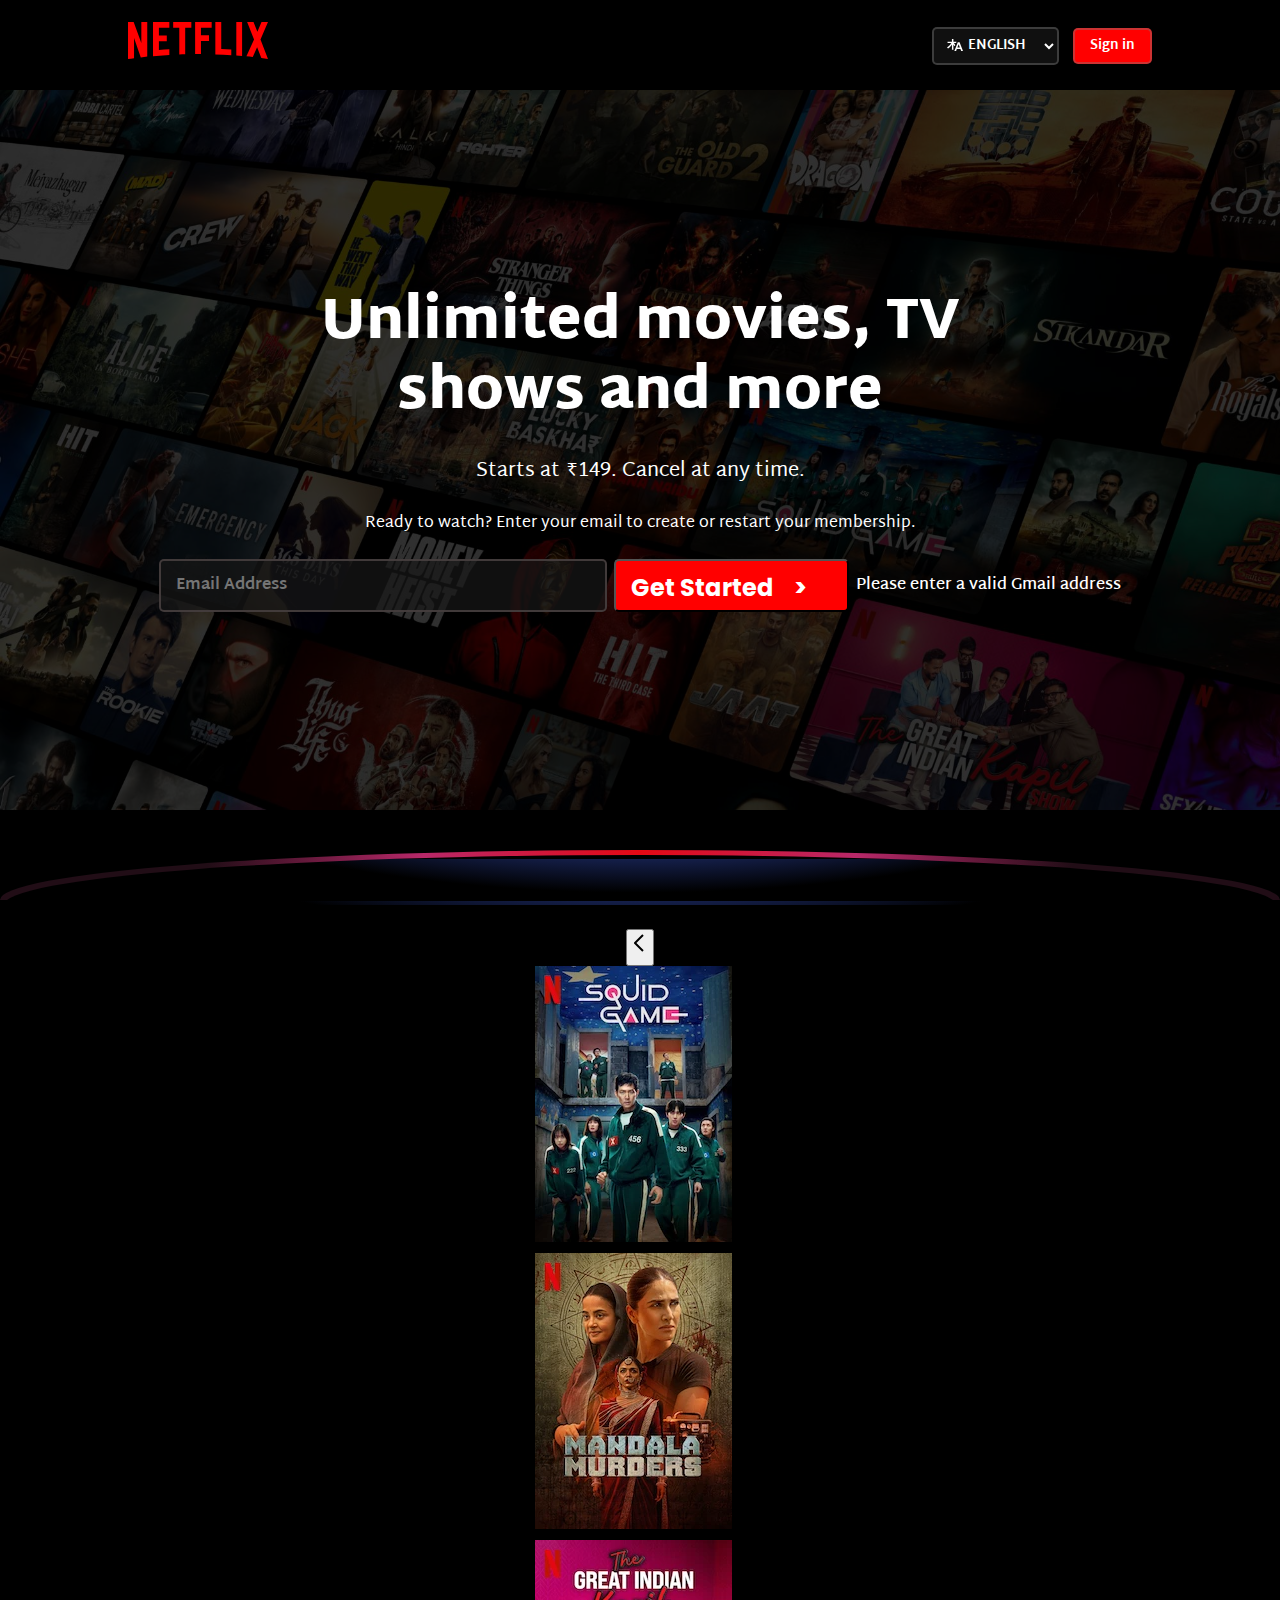
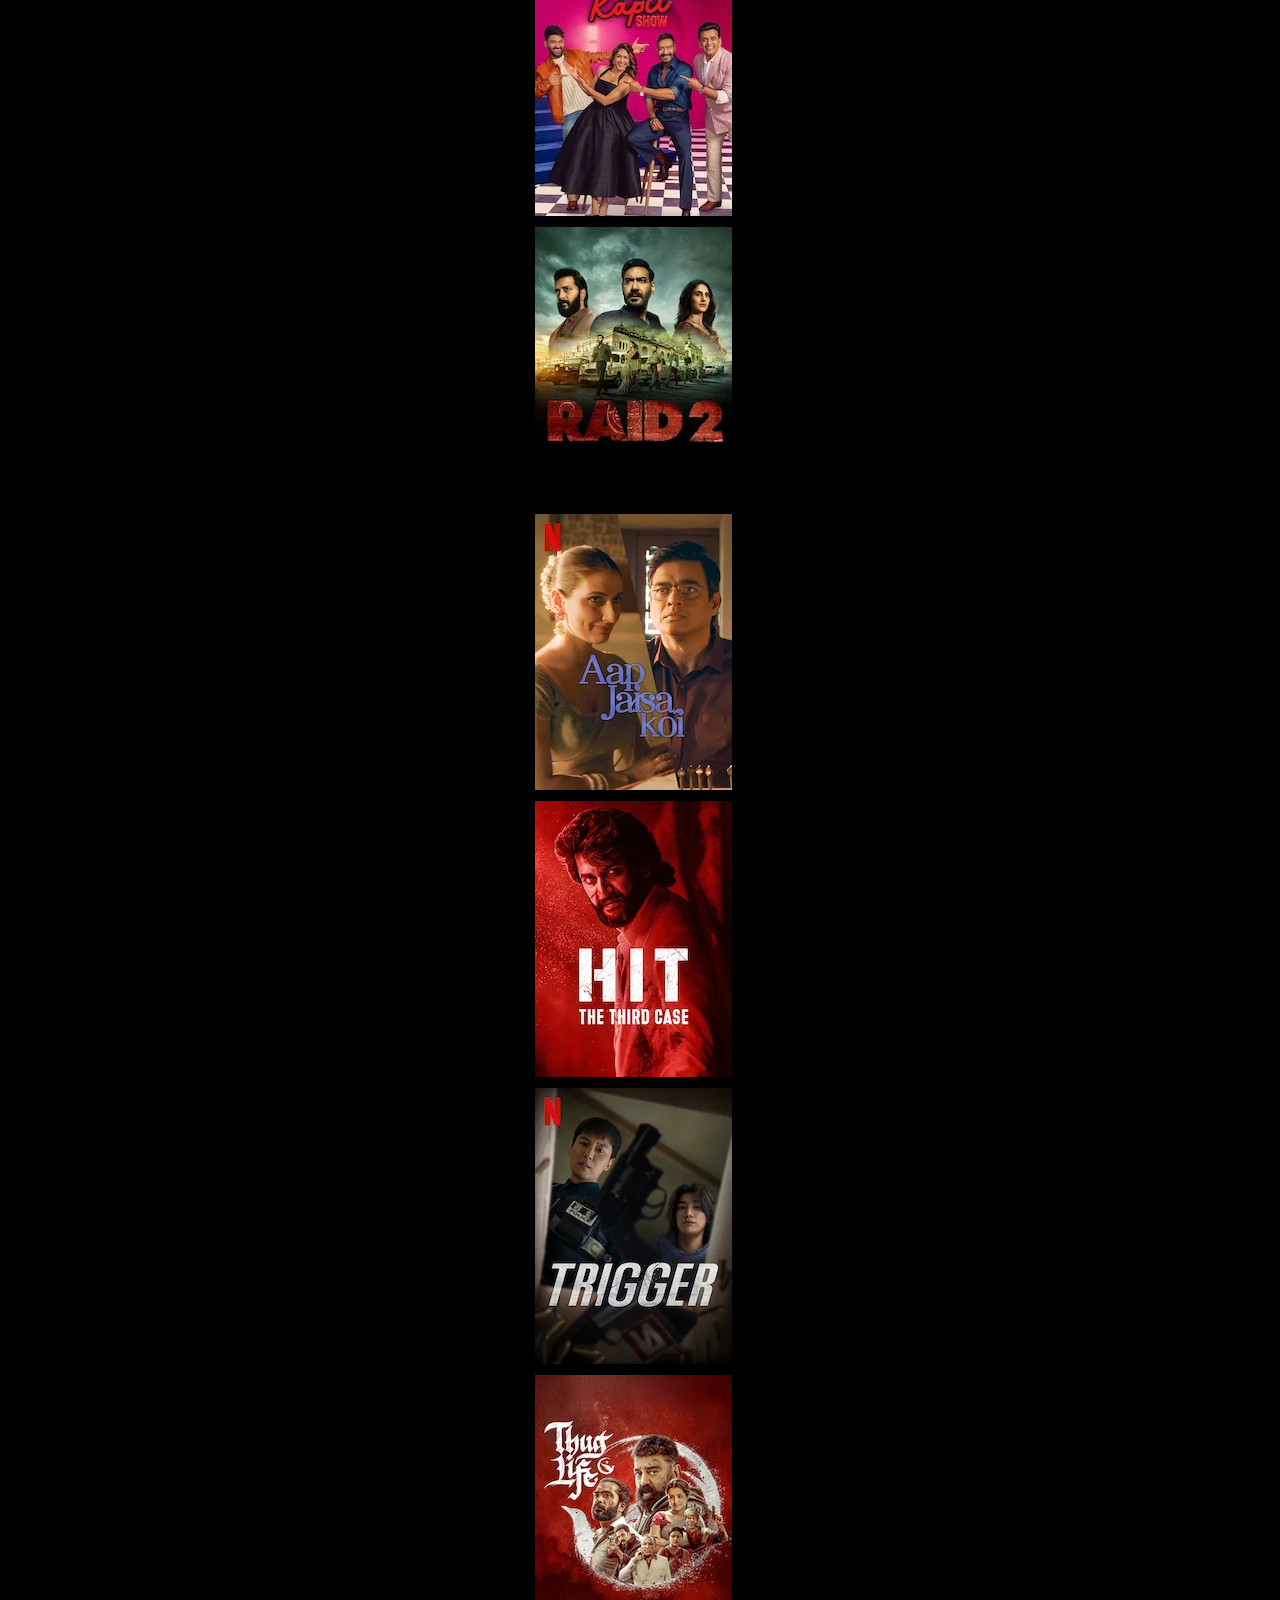
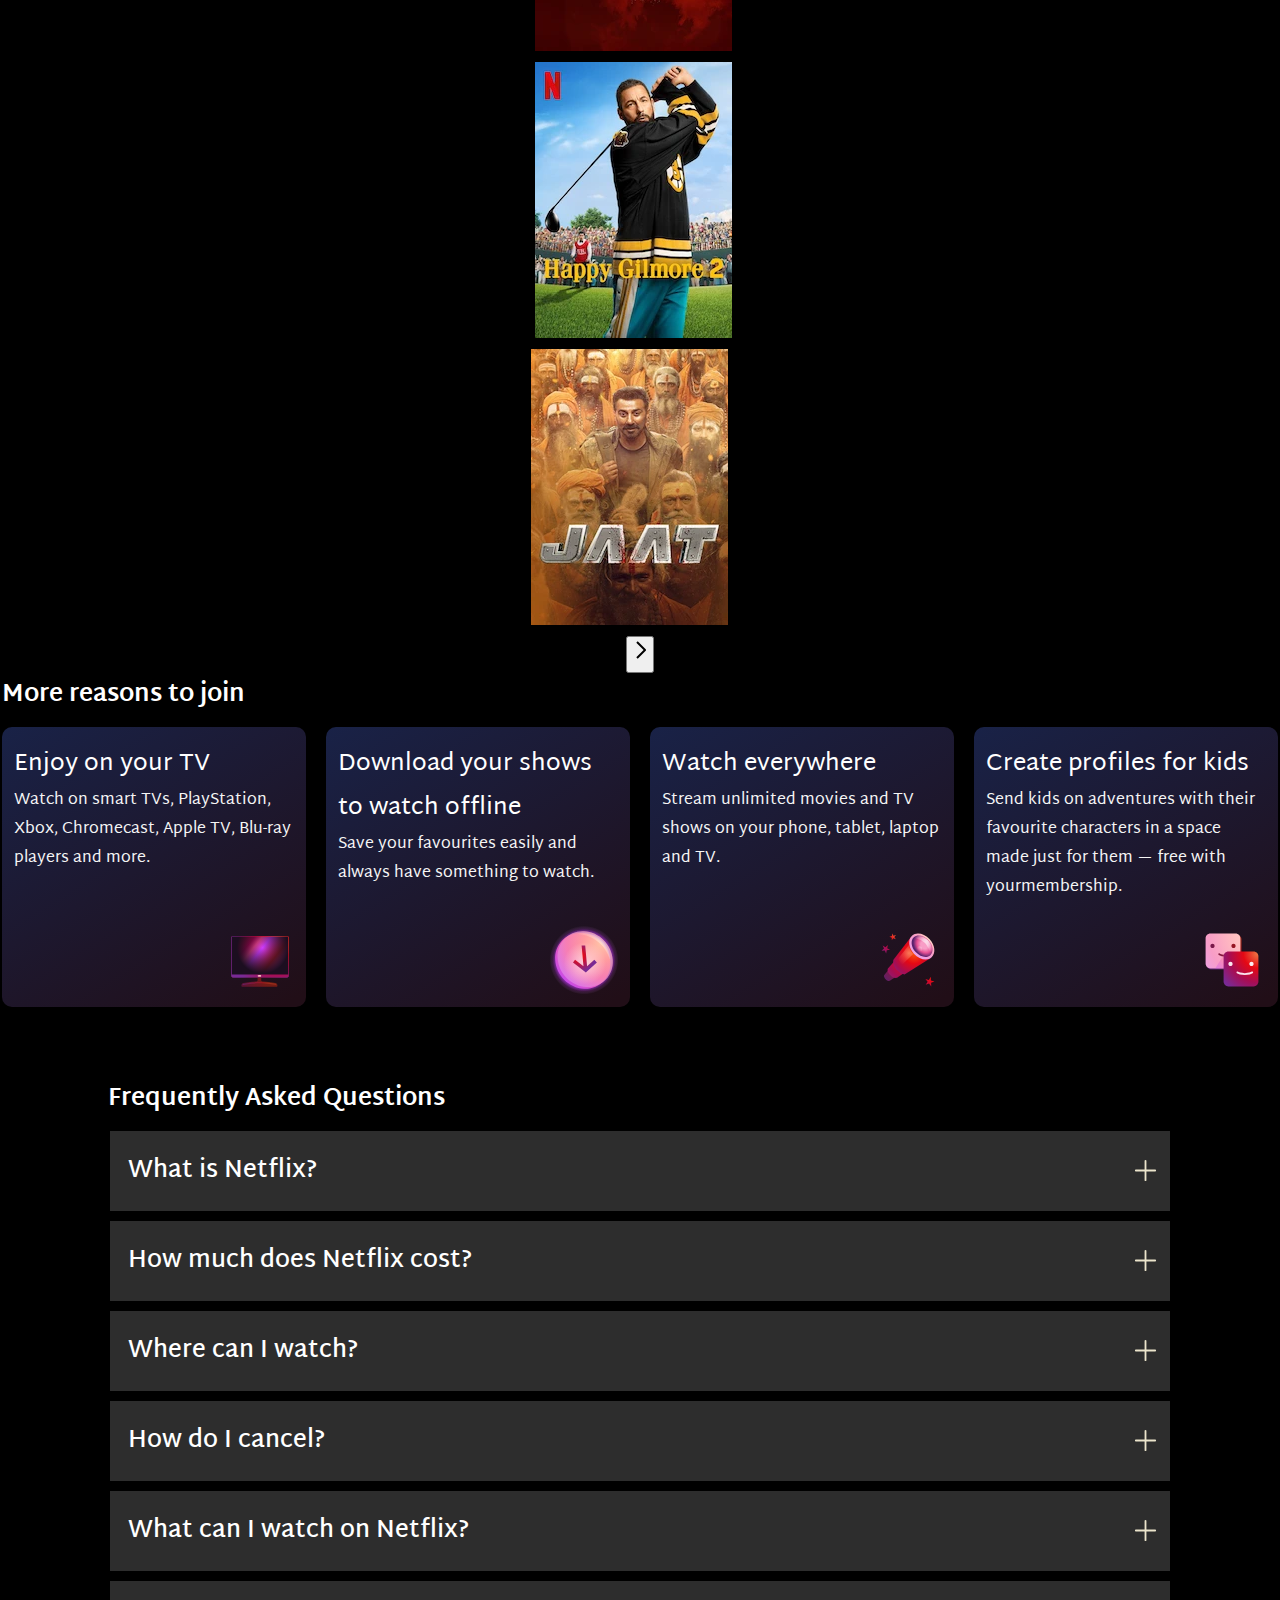
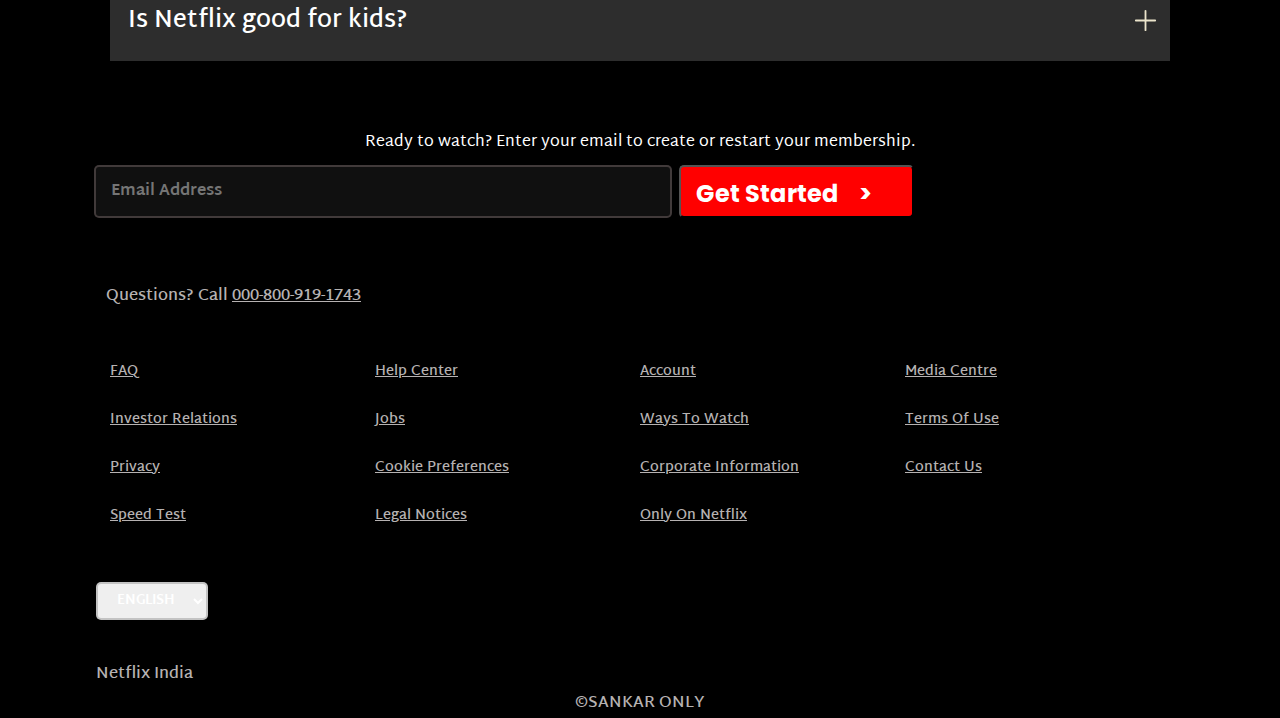
<file: index.html>
<!DOCTYPE html>
<html lang="en">

<head>
    <meta charset="UTF-8">
    <meta name="viewport" content="width=device-width, initial-scale=1.0">
    <title>NETFLIX-PROJECT</title>
    <link rel="stylesheet" href="style.css">
    <link rel="icon" href="favicon.ico" type="image/x-icon">

</head>

<body>
    <div class="main">
        <nav>

            <span><img src="logo.svg" alt="NETFLIX-PROJECT"></span>

            <span class="symbol1">
                <span class="symbol">
                    <svg xmlns="http://www.w3.org/2000/svg" fill="white" color="white" role="img" viewBox="0 0 16 16"
                        width="16" height="16" data-icon="LanguagesSmall" aria-hidden="true">
                        <path fill-rule="evenodd" clip-rule="evenodd"
                            d="M10.7668 5.33333L10.5038 5.99715L9.33974 8.9355L8.76866 10.377L7.33333 14H9.10751L9.83505 12.0326H13.4217L14.162 14H16L12.5665 5.33333H10.8278H10.7668ZM10.6186 9.93479L10.3839 10.5632H11.1036H12.8856L11.6348 7.2136L10.6186 9.93479ZM9.52722 4.84224C9.55393 4.77481 9.58574 4.71045 9.62211 4.64954H6.41909V2H4.926V4.64954H0.540802V5.99715H4.31466C3.35062 7.79015 1.75173 9.51463 0 10.4283C0.329184 10.7138 0.811203 11.2391 1.04633 11.5931C2.55118 10.6795 3.90318 9.22912 4.926 7.57316V12.6667H6.41909V7.51606C6.81951 8.15256 7.26748 8.76169 7.7521 9.32292L8.31996 7.88955C7.80191 7.29052 7.34631 6.64699 6.9834 5.99715H9.06968L9.52722 4.84224Z"
                            fill="white"></path>

                    </svg>
                </span>
                <select id="language" class="btn1 btn3 ">
                    <option value="ENGLISH"> ENGLISH</option>
                    <option value="HINDI"> HINDI</option>
                </select>
                <button id="Sign" type="submit" class=" btn1 btn-sm"> Sign in</button>
            </span>

        </nav>

        <div class="one">
        </div>
        <div class="two">
            <span>Unlimited movies, TV shows and more</span>
            <span>Starts at ₹149. Cancel at any time.</span>
            <span>Ready to watch? Enter your email to create or restart your membership.</span>
            <form id="emailform">

                <div class="three">
                    <input id="email" type="email" placeholder="Email Address" class="btn">
                    <button type="submit" class="btn btn-red">Get Started &nbsp;&nbsp; &gt;</button>
                    <div id="errorMessage" class="error">
                        Please enter a valid Gmail address
                    </div>
            </form>
        </div>
    </div>
    <div class="seperation">
        <div class="boxx"></div>
    </div>
    </div>
    <section class="seven">
        <div class="trend">
            Trending Now
        </div>
        <section class="trend1">

            <div class="eight">
                <div class="btn2 ">
                    <button class="left hidden nav-button" id="leftButton"><svg xmlns="http://www.w3.org/2000/svg" fill="none" role="img" viewBox="0 0 24 24"
                            width="24" height="24" data-icon="ChevronLeftStandard" aria-hidden="true">
                            <path fill-rule="evenodd" clip-rule="evenodd"
                                d="M8.41409 12L15.707 19.2928L14.2928 20.7071L6.29277 12.7071C6.10523 12.5195 5.99988 12.2652 5.99988 12C5.99988 11.7347 6.10523 11.4804 6.29277 11.2928L14.2928 3.29285L15.707 4.70706L8.41409 12Z"
                                fill="currentColor"></path>

                        </svg></button>
                </div>
                <ul id="photoList">

                    <li class="box3">
                        <img src="assets/images/squid.webp" alt="squid">
                        <span>1</span>
                    </li>
                    <li class="box3">
                        <img src="assets/images/manda.webp" alt="sec">
                        <span>2</span>
                    </li>
                    <li class="box3">
                        <img src="assets/images/kapil.webp" alt="third">
                        <span>3</span>
                    </li>
                    <li class="box3">
                        <img src="assets/images/raid.webp" alt="fourth">
                        <span>4</span>
                    </li>
                    <li class="box3">
                        <img src="assets/images/Aap.webp" alt="fifth">
                        <span>5</span>
                    </li>
                    <li class="box3">
                        <img src="assets/images/hit.webp" alt="sixth">
                        <span>6</span>
                    </li>
                    <li class="box3">
                        <img src="assets/images/trig.webp" alt="seventh">
                        <span>7</span>
                    </li>
                    <li class="box3">
                        <img src="assets/images/thug.webp" alt="eighth">
                        <span>8</span>
                    </li>
                    <li class="box3">
                        <img src="assets/images/happy.webp" alt="nineth">
                        <span>9</span>
                    </li>
                    <li class=" box4">
                        <img src="assets/images/jaat.webp" alt="tenth">
                        <span>10</span>
                    </li>
                </ul>
                <div class="btn4">
                    <button class="right visible nav-button" id="rightButton">
                        <svg xmlns="http://www.w3.org/2000/svg" fill="none" role="img" viewBox="0 0 24 24" width="24"
                            height="24" data-icon="ChevronRightStandard" aria-hidden="true">
                            <path fill-rule="evenodd" clip-rule="evenodd"
                                d="M15.5859 12L8.29303 19.2928L9.70725 20.7071L17.7072 12.7071C17.8948 12.5195 18.0001 12.2652 18.0001 12C18.0001 11.7347 17.8948 11.4804 17.7072 11.2928L9.70724 3.29285L8.29303 4.70706L15.5859 12Z"
                                fill="currentColor"></path>

                        </svg>
                    </button>
                </div>
            </div>
        </section>
    </section>
    <section class="five">
        <div class="reason">More reasons to join</div>
        <div class="four">
            <span class="box1">
                <p>Enjoy on your TV</p>
                <p>Watch on smart TVs, PlayStation, Xbox, Chromecast, Apple TV, Blu-ray players and more.</p>
                <div class="tv">
                    <svg width="72" height="72" viewBox="0 0 72 72" fill="none">
                        <g id="television-core-small">
                            <path id="Vector" fill-rule="evenodd" clip-rule="evenodd"
                                d="M37.2 53.3992C37.2 52.7365 36.6628 52.1992 36 52.1992H34.8C34.1373 52.1992 33.6 52.7365 33.6 53.3992V56.2636C33.6 56.9129 33.0834 57.4433 32.4347 57.4739C30.3013 57.5744 28.1719 57.7834 26.0546 58.1011L19.444 59.0926C18.2692 59.2688 17.4 60.2782 17.4 61.4662V62.0992C17.4 62.4304 17.6686 62.6992 18 62.6992H52.8C53.1314 62.6992 53.4 62.4304 53.4 62.0992V61.4662C53.4 60.2782 52.5309 59.2688 51.3561 59.0926L44.7454 58.1011C42.6282 57.7834 40.4987 57.5744 38.3653 57.4739C37.7167 57.4433 37.2 56.9129 37.2 56.2636V53.3992Z"
                                fill="url(#paint0_radial_5179_1308)"></path>
                            <path id="Vector_2"
                                d="M18.6 60.7388C18.6 60.2306 18.9587 59.796 19.4602 59.711C22.0196 59.2775 29.7585 58.0508 35.4 58.0508C41.0415 58.0508 48.7804 59.2775 51.3398 59.711C51.8412 59.796 52.2 60.2306 52.2 60.7388C52.2 60.902 52.0575 61.0268 51.8967 61.0004C50.1219 60.707 40.9704 59.2409 35.4 59.2409C29.8295 59.2409 20.678 60.707 18.9033 61.0004C18.7425 61.0268 18.6 60.902 18.6 60.7388Z"
                                fill="url(#paint1_radial_5179_1308)"></path>
                            <path id="Vector_3"
                                d="M63 12H8.99995C8.00584 12 7.19995 12.8059 7.19995 13.8V51.6C7.19995 52.5941 8.00584 53.4 8.99995 53.4H63C63.9941 53.4 64.8 52.5941 64.8 51.6V13.8C64.8 12.8059 63.9941 12 63 12Z"
                                fill="url(#paint2_linear_5179_1308)"></path>
                            <path id="Vector_4"
                                d="M63 12H8.99995C8.00584 12 7.19995 12.8059 7.19995 13.8V51.6C7.19995 52.5941 8.00584 53.4 8.99995 53.4H63C63.9941 53.4 64.8 52.5941 64.8 51.6V13.8C64.8 12.8059 63.9941 12 63 12Z"
                                fill="url(#paint3_radial_5179_1308)"></path>
                            <path id="Vector_5" fill-rule="evenodd" clip-rule="evenodd"
                                d="M8.99995 12.6H63C63.663 12.6 64.2 13.1372 64.2 13.8V50.4H7.79995V13.8C7.79995 13.1372 8.33719 12.6 8.99995 12.6ZM7.19995 50.4V13.8C7.19995 12.8059 8.00581 12 8.99995 12H63C63.9942 12 64.8 12.8059 64.8 13.8V50.4V51.6C64.8 52.5941 63.9942 53.4 63 53.4H8.99995C8.00581 53.4 7.19995 52.5941 7.19995 51.6V50.4Z"
                                fill="url(#paint4_radial_5179_1308)"></path>
                            <path id="Vector_6"
                                d="M35.4 52.8C36.3941 52.8 37.2 52.3971 37.2 51.9C37.2 51.4029 36.3941 51 35.4 51C34.4059 51 33.6 51.4029 33.6 51.9C33.6 52.3971 34.4059 52.8 35.4 52.8Z"
                                fill="url(#paint5_radial_5179_1308)"></path>
                        </g>
                        <defs>
                            <radialGradient id="paint0_radial_5179_1308" cx="0" cy="0" r="1"
                                gradientUnits="userSpaceOnUse"
                                gradientTransform="translate(50.3269 49.3723) rotate(118.526) scale(55.1579 46.2871)">
                                <stop stop-color="#802600"></stop>
                                <stop offset="0.333333" stop-color="#6F181D"></stop>
                                <stop offset="0.666667" stop-color="#5B1333"></stop>
                                <stop offset="1" stop-color="#391945"></stop>
                            </radialGradient>
                            <radialGradient id="paint1_radial_5179_1308" cx="0" cy="0" r="1"
                                gradientUnits="userSpaceOnUse"
                                gradientTransform="translate(48.1077 53.6128) rotate(158.116) scale(32.7275 42.219)">
                                <stop stop-color="#99421D"></stop>
                                <stop offset="0.333333" stop-color="#99161D"></stop>
                                <stop offset="0.666667" stop-color="#7D1845"></stop>
                                <stop offset="1" stop-color="#59216E"></stop>
                            </radialGradient>
                            <linearGradient id="paint2_linear_5179_1308" x1="10.4727" y1="14.9572" x2="56.1755"
                                y2="51.4814" gradientUnits="userSpaceOnUse">
                                <stop stop-color="#99161D"></stop>
                                <stop offset="0.245283" stop-color="#CA005B"></stop>
                                <stop offset="0.346698" stop-color="#FF479A"></stop>
                                <stop offset="0.46934" stop-color="#CC3CFF"></stop>
                                <stop offset="0.735849" stop-color="#BC1A22"></stop>
                                <stop offset="1" stop-color="#C94FF5"></stop>
                            </linearGradient>
                            <radialGradient id="paint3_radial_5179_1308" cx="0" cy="0" r="1"
                                gradientUnits="userSpaceOnUse"
                                gradientTransform="translate(38.6181 23.8286) rotate(90) scale(25.9571 25.8545)">
                                <stop stop-color="#1C0E20" stop-opacity="0"></stop>
                                <stop offset="1" stop-color="#1C0E20"></stop>
                            </radialGradient>
                            <radialGradient id="paint4_radial_5179_1308" cx="0" cy="0" r="1"
                                gradientUnits="userSpaceOnUse"
                                gradientTransform="translate(54 20.1938) rotate(144.293) scale(47.2897 44.8232)">
                                <stop stop-color="#EF7744"></stop>
                                <stop offset="0.333333" stop-color="#E50914"></stop>
                                <stop offset="0.666667" stop-color="#A70D53"></stop>
                                <stop offset="1" stop-color="#792A95"></stop>
                            </radialGradient>
                            <radialGradient id="paint5_radial_5179_1308" cx="0" cy="0" r="1"
                                gradientUnits="userSpaceOnUse"
                                gradientTransform="translate(36.525 51.3562) rotate(135) scale(4.58735)">
                                <stop stop-color="#FFDCCC"></stop>
                                <stop offset="0.333333" stop-color="#FFBDC0"></stop>
                                <stop offset="0.666667" stop-color="#F89DC6"></stop>
                                <stop offset="1" stop-color="#E4A1FA"></stop>
                            </radialGradient>
                        </defs>
                    </svg>
                </div>
            </span>
            <span class="box1">
                <p>Download your shows to watch offline</p>
                <p>Save your favourites easily and always have something to watch.</p>
                <div class="clock">
                    <svg width="72" height="72" viewBox="0 0 72 72" fill="none">
                        <g id="download-core-small">
                            <path id="Vector"
                                d="M36 70.2008C54.8882 70.2008 70.2001 54.8889 70.2001 36.0008C70.2001 17.1126 54.8882 1.80078 36 1.80078C17.1119 1.80078 1.80005 17.1126 1.80005 36.0008C1.80005 54.8889 17.1119 70.2008 36 70.2008Z"
                                fill="url(#paint0_radial_5179_7940)"></path>
                            <path id="Vector_2" opacity="0.4"
                                d="M64.7658 36.195C65.5206 51.5916 53.7908 63.5824 38.5668 62.977C23.3428 62.3722 10.3893 49.4 9.63446 34.0034C8.87954 18.6068 20.6091 6.61594 35.8331 7.22116C51.0571 7.82638 64.0104 20.7984 64.7658 36.195Z"
                                fill="url(#paint1_radial_5179_7940)"></path>
                            <path id="Vector_3"
                                d="M62.3657 37.9958C63.1205 53.3924 51.3908 65.3832 36.1668 64.7778C20.9428 64.173 7.9893 51.2008 7.23444 35.8041C6.47952 20.4075 18.2091 8.41672 33.4331 9.02194C48.6571 9.62716 61.6103 22.5992 62.3657 37.9958Z"
                                fill="url(#paint2_radial_5179_7940)"></path>
                            <path id="Vector_4" opacity="0.5"
                                d="M64.7658 36.195C65.5206 51.5916 53.7908 63.5824 38.5668 62.977C23.3428 62.3722 10.3893 49.4 9.63446 34.0034C8.87954 18.6068 20.6091 6.61594 35.8331 7.22116C51.0571 7.82638 64.0104 20.7984 64.7658 36.195Z"
                                fill="url(#paint3_radial_5179_7940)"></path>
                            <path id="Vector_5" opacity="0.6"
                                d="M36.9 60.6C48.6636 60.6 58.2 51.0637 58.2 39.3C58.2 27.5363 48.6636 18 36.9 18C25.1363 18 15.6 27.5363 15.6 39.3C15.6 51.0637 25.1363 60.6 36.9 60.6Z"
                                fill="url(#paint4_radial_5179_7940)"></path>
                            <path id="Vector_6" fill-rule="evenodd" clip-rule="evenodd"
                                d="M39.0849 42.2727L46.3387 35.76L48.8945 38.5142L38.9118 47.477L37.8466 48.4333L36.6071 47.477L24.9899 38.5142L27.0434 35.76L35.4849 42.2727L33.6 21.6016H37.2L39.0849 42.2727Z"
                                fill="url(#paint5_radial_5179_7940)"></path>
                            <path id="Vector_7" opacity="0.4" fill-rule="evenodd" clip-rule="evenodd"
                                d="M61.6566 34.9618C61.7832 35.3893 62.391 35.3233 62.3694 34.878C61.6962 21.1369 50.1509 9.55975 36.5817 9.01957C34.4606 8.93515 32.4155 9.12541 30.4772 9.55909C30.0745 9.64915 30.1575 10.2082 30.5697 10.2246C45.0094 10.7979 57.6246 21.2971 61.6566 34.9618Z"
                                fill="url(#paint6_radial_5179_7940)"></path>
                        </g>
                        <defs>
                            <radialGradient id="paint0_radial_5179_7940" cx="0" cy="0" r="1"
                                gradientUnits="userSpaceOnUse"
                                gradientTransform="translate(36.0001 36.1837) rotate(-90) scale(34.3829)">
                                <stop offset="0.782019" stop-color="#982DBE"></stop>
                                <stop offset="0.906819" stop-color="#B038DC" stop-opacity="0.2"></stop>
                                <stop offset="1" stop-color="#E4A1FA" stop-opacity="0"></stop>
                            </radialGradient>
                            <radialGradient id="paint1_radial_5179_7940" cx="0" cy="0" r="1"
                                gradientUnits="userSpaceOnUse"
                                gradientTransform="translate(52.9937 20.0992) rotate(135) scale(49.9836)">
                                <stop stop-color="#FFDCCC"></stop>
                                <stop offset="0.333333" stop-color="#FFBDC0"></stop>
                                <stop offset="0.666667" stop-color="#F89DC6"></stop>
                                <stop offset="1" stop-color="#E4A1FA"></stop>
                            </radialGradient>
                            <radialGradient id="paint2_radial_5179_7940" cx="0" cy="0" r="1"
                                gradientUnits="userSpaceOnUse"
                                gradientTransform="translate(52.7999 19.6937) rotate(135) scale(53.1037)">
                                <stop stop-color="#FFA984"></stop>
                                <stop offset="0.333333" stop-color="#FF787F"></stop>
                                <stop offset="0.666667" stop-color="#F45FA2"></stop>
                                <stop offset="1" stop-color="#C44AF1"></stop>
                            </radialGradient>
                            <radialGradient id="paint3_radial_5179_7940" cx="0" cy="0" r="1"
                                gradientUnits="userSpaceOnUse"
                                gradientTransform="translate(52.9937 20.0992) rotate(135) scale(49.9836)">
                                <stop stop-color="#FFDCCC"></stop>
                                <stop offset="0.333333" stop-color="#FFBDC0"></stop>
                                <stop offset="0.666667" stop-color="#F89DC6"></stop>
                                <stop offset="1" stop-color="#E4A1FA"></stop>
                            </radialGradient>
                            <radialGradient id="paint4_radial_5179_7940" cx="0" cy="0" r="1"
                                gradientUnits="userSpaceOnUse" gradientTransform="translate(36.9 39.3) scale(21.3)">
                                <stop stop-color="white"></stop>
                                <stop offset="1" stop-color="white" stop-opacity="0"></stop>
                            </radialGradient>
                            <radialGradient id="paint5_radial_5179_7940" cx="0" cy="0" r="1"
                                gradientUnits="userSpaceOnUse"
                                gradientTransform="translate(31.2 32.1016) rotate(39.5226) scale(15.5567)">
                                <stop stop-color="#EF7744"></stop>
                                <stop offset="0.2406" stop-color="#E50914"></stop>
                                <stop offset="1" stop-color="#792A95"></stop>
                            </radialGradient>
                            <radialGradient id="paint6_radial_5179_7940" cx="0" cy="0" r="1"
                                gradientUnits="userSpaceOnUse"
                                gradientTransform="translate(50.7 21.3) rotate(-180) scale(30)">
                                <stop stop-color="white"></stop>
                                <stop offset="1" stop-color="white" stop-opacity="0"></stop>
                            </radialGradient>
                        </defs>
                    </svg>
                </div>
            </span>
            <span class="box1">
                <p>Watch everywhere</p>
                <p>Stream unlimited movies and TV shows on your phone, tablet, laptop and TV.</p>
                <div class="torch">
                    <svg width="72" height="72" viewBox="0 0 72 72" fill="none">
                        <g id="telescope-core-small">
                            <path id="Vector"
                                d="M24.0492 36.6016L33.6 46.3898L17.8029 56.8633C17.8029 56.8633 15.8891 57.6983 13.625 55.2638C11.361 52.8293 12.1235 51.238 12.1235 51.238L24.0492 36.6016Z"
                                fill="url(#paint0_radial_5179_1664)"></path>
                            <path id="Vector_2"
                                d="M25.0344 34.1992L36 46.151L25.0616 53.8043C25.0616 53.8043 21.8289 55.0984 18.0987 51.0172C14.3686 46.9358 15.9198 44.5105 15.9198 44.5105L25.0344 34.1992Z"
                                fill="url(#paint1_radial_5179_1664)"></path>
                            <path id="Vector_3"
                                d="M39 13.0195L59.1 33.6788L32.5325 50.4142C32.5325 50.4142 28.7459 50.2552 24.3978 45.4897C20.0498 40.7243 21.4096 35.8101 21.4096 35.8101L39 13.0195Z"
                                fill="url(#paint2_radial_5179_1664)"></path>
                            <path id="Vector_4"
                                d="M57.6709 15.3516C63.1044 21.2807 63.9858 29.2883 59.6386 33.2371C55.2916 37.186 47.3628 35.5806 41.9292 29.6515C36.4954 23.7224 35.6145 15.7148 39.9615 11.766C44.3084 7.81716 52.2372 9.42252 57.6709 15.3516Z"
                                fill="url(#paint3_radial_5179_1664)"></path>
                            <path id="Vector_5"
                                d="M58.3787 31.255C54.8121 34.5032 48.2143 33.0817 43.6421 28.0798C39.07 23.078 38.2547 16.39 41.8213 13.1419C45.3879 9.89364 51.9857 11.3152 56.5579 16.3171C61.1298 21.3189 61.9452 28.0069 58.3787 31.255Z"
                                fill="url(#paint4_radial_5179_1664)"></path>
                            <path id="Vector_6" opacity="0.85"
                                d="M59.6783 28.823C60.576 24.1785 59.6544 20.5934 56.1603 16.6199C52.6662 12.6464 47.3508 10.8657 43.7796 12.7598C39.371 15.098 48.3734 13.5961 53.4577 19.5815C57.8259 24.724 58.8516 33.1009 59.6783 28.823Z"
                                fill="url(#paint5_radial_5179_1664)"></path>
                            <path id="Vector_7" opacity="0.4"
                                d="M50.3979 25.2452C50.4549 26.7239 49.2932 27.7677 47.8032 27.5766C46.3131 27.3856 45.059 26.032 45.002 24.5532C44.945 23.0745 46.1067 22.0307 47.5968 22.2218C49.0868 22.4128 50.341 23.7664 50.3979 25.2452Z"
                                fill="url(#paint6_radial_5179_1664)"></path>
                            <path id="Vector_8" opacity="0.6"
                                d="M36.9217 21.0039L26.4258 34.3627C26.3297 36.4604 28.2903 39.5534 30.0334 40.8344L41.2345 29.9105C39.6 28.2005 36.9591 24.1025 36.9217 21.0039Z"
                                fill="url(#paint7_radial_5179_1664)"></path>
                            <path id="Vector_9" fill-rule="evenodd" clip-rule="evenodd"
                                d="M20.0576 9.60156L21.479 11.7187L24 11.0654L22.3575 13.0272L23.7789 15.1444L21.3424 14.2397L19.7 16.2016L19.8365 13.6806L17.4 12.7759L19.9209 12.1225L20.0576 9.60156ZM58.776 52.8016L58.9623 56.4685L62.4 57.4188L59.0774 58.7347L59.2637 62.4016L57.0239 59.548L53.7014 60.8638L55.6397 57.7843L53.4 54.9307L56.8377 55.8811L58.776 52.8016ZM15.206 24.2101L15.8768 21.0016L13.4793 23.1964L10.6853 21.5563L11.9975 24.553L9.59998 26.7478L12.8085 26.405L14.1207 29.4016L14.7915 26.1931L18 25.8502L15.206 24.2101Z"
                                fill="url(#paint8_linear_5179_1664)"></path>
                        </g>
                        <defs>
                            <radialGradient id="paint0_radial_5179_1664" cx="0" cy="0" r="1"
                                gradientUnits="userSpaceOnUse"
                                gradientTransform="translate(36.6875 32.7016) rotate(135) scale(34.9134)">
                                <stop stop-color="#99421D"></stop>
                                <stop offset="0.333333" stop-color="#99161D"></stop>
                                <stop offset="0.666667" stop-color="#7D1845"></stop>
                                <stop offset="1" stop-color="#59216E"></stop>
                            </radialGradient>
                            <radialGradient id="paint1_radial_5179_1664" cx="0" cy="0" r="1"
                                gradientUnits="userSpaceOnUse"
                                gradientTransform="translate(42.5937 27.2992) rotate(135) scale(44.5477 44.5279)">
                                <stop stop-color="#EF7744"></stop>
                                <stop offset="0.333333" stop-color="#E50914"></stop>
                                <stop offset="0.666667" stop-color="#A70D53"></stop>
                                <stop offset="1" stop-color="#792A95"></stop>
                            </radialGradient>
                            <radialGradient id="paint2_radial_5179_1664" cx="0" cy="0" r="1"
                                gradientUnits="userSpaceOnUse"
                                gradientTransform="translate(42.3 29.106) rotate(135) scale(31.8127)">
                                <stop stop-color="#FB540D"></stop>
                                <stop offset="0.333333" stop-color="#E50914"></stop>
                                <stop offset="0.666667" stop-color="#A70D53"></stop>
                                <stop offset="1" stop-color="#792A95"></stop>
                            </radialGradient>
                            <radialGradient id="paint3_radial_5179_1664" cx="0" cy="0" r="1"
                                gradientUnits="userSpaceOnUse"
                                gradientTransform="translate(57.675 14.7078) rotate(134.326) scale(24.0433 24.0367)">
                                <stop stop-color="#FFDCCC"></stop>
                                <stop offset="0.333333" stop-color="#FFBDC0"></stop>
                                <stop offset="0.666667" stop-color="#F89DC6"></stop>
                                <stop offset="1" stop-color="#E4A1FA"></stop>
                            </radialGradient>
                            <radialGradient id="paint4_radial_5179_1664" cx="0" cy="0" r="1"
                                gradientUnits="userSpaceOnUse"
                                gradientTransform="translate(52.1305 21.273) rotate(141.875) scale(9.87138 12.8159)">
                                <stop offset="0.307292" stop-color="#F89DC6"></stop>
                                <stop offset="0.645392" stop-color="#E75094"></stop>
                                <stop offset="1" stop-color="#59216E"></stop>
                            </radialGradient>
                            <radialGradient id="paint5_radial_5179_1664" cx="0" cy="0" r="1"
                                gradientUnits="userSpaceOnUse"
                                gradientTransform="translate(55.8 15.6) rotate(135) scale(13.1522)">
                                <stop stop-color="white"></stop>
                                <stop offset="1" stop-color="white" stop-opacity="0"></stop>
                            </radialGradient>
                            <radialGradient id="paint6_radial_5179_1664" cx="0" cy="0" r="1"
                                gradientUnits="userSpaceOnUse"
                                gradientTransform="translate(49.2362 22.9648) rotate(131.079) scale(5.08644 6.006)">
                                <stop stop-color="white"></stop>
                                <stop offset="1" stop-color="white" stop-opacity="0"></stop>
                            </radialGradient>
                            <radialGradient id="paint7_radial_5179_1664" cx="0" cy="0" r="1"
                                gradientUnits="userSpaceOnUse"
                                gradientTransform="translate(36.8758 29.1353) rotate(137.622) scale(13.5764)">
                                <stop stop-color="#FFA984"></stop>
                                <stop offset="1" stop-color="#F7636B" stop-opacity="0"></stop>
                            </radialGradient>
                            <linearGradient id="paint8_linear_5179_1664" x1="44.65" y1="27.9016" x2="24.25" y2="48.3016"
                                gradientUnits="userSpaceOnUse">
                                <stop stop-color="#EF7744"></stop>
                                <stop offset="0.333333" stop-color="#E50914"></stop>
                                <stop offset="0.666667" stop-color="#A70D53"></stop>
                                <stop offset="1" stop-color="#792A95"></stop>
                            </linearGradient>
                        </defs>
                    </svg>
                </div>
            </span>
            <span class="box1">
                <p>Create profiles for kids</p>
                <p>Send kids on adventures with their favourite characters in a space made just for them — free with
                    yourmembership. </p>
                <div class="imogi">
                    <svg width="72" height="72" viewBox="0 0 72 72" fill="none">
                        <g id="profiles-core-small">
                            <path id="Vector"
                                d="M10.8 15.6008C10.8 12.9499 12.949 10.8008 15.5999 10.8008H40.8C43.4509 10.8008 45.6 12.9498 45.6 15.6008V40.8007C45.6 43.4516 43.4509 45.6007 40.8 45.6007H15.6C12.949 45.6007 10.8 43.4517 10.8 40.8007V15.6008Z"
                                fill="url(#paint0_radial_5179_7919)"></path>
                            <path id="Vector_2"
                                d="M9.59998 14.4016C9.59998 11.7506 11.749 9.60162 14.4 9.60156H39.6C42.251 9.60156 44.4 11.7506 44.4 14.4016V39.6015C44.4 42.2525 42.251 44.4015 39.6 44.4015H14.4C11.749 44.4016 9.59998 42.2525 9.59998 39.6015V14.4016Z"
                                fill="url(#paint1_radial_5179_7919)"></path>
                            <path id="Vector_3"
                                d="M18.6 21.9008C18.6 23.0606 17.6598 24.0008 16.5 24.0008C15.3402 24.0008 14.4 23.0606 14.4 21.9008C14.4 20.741 15.3402 19.8008 16.5 19.8008C17.6598 19.8008 18.6 20.741 18.6 21.9008Z"
                                fill="url(#paint2_radial_5179_7919)"></path>
                            <path id="Vector_4"
                                d="M39.6 21.9008C39.6 23.0606 38.6598 24.0008 37.5 24.0008C36.3402 24.0008 35.4 23.0606 35.4 21.9008C35.4 20.741 36.3402 19.8008 37.5 19.8008C38.6598 19.8008 39.6 20.741 39.6 21.9008Z"
                                fill="url(#paint3_radial_5179_7919)"></path>
                            <path id="Vector_5"
                                d="M23.6713 29.4501C23.2437 29.1967 22.6917 29.3379 22.4383 29.7655C22.1848 30.1932 22.3261 30.7452 22.7537 30.9986C23.8254 31.6337 26.769 32.7744 30.6375 32.7744C34.506 32.7744 37.4497 31.6337 38.5213 30.9986C38.949 30.7452 39.0902 30.1932 38.8368 29.7655C38.5834 29.3379 38.0313 29.1967 37.6037 29.4501C36.8191 29.9151 34.194 30.9744 30.6375 30.9744C27.081 30.9744 24.456 29.9151 23.6713 29.4501Z"
                                fill="url(#paint4_radial_5179_7919)"></path>
                            <path id="Vector_6" opacity="0.35"
                                d="M19.2 44.4016H28.2L32.4 27.6016C30.2787 28.1801 28.4542 29.5387 27.2921 31.4053L19.2 44.4016Z"
                                fill="url(#paint5_radial_5179_7919)"></path>
                            <path id="Vector_7"
                                d="M27.6 32.4016C27.6 29.7506 29.749 27.6016 32.4 27.6016L57.6 27.6016C60.2508 27.6016 62.4 29.7506 62.4 32.4016V57.6015C62.4 60.2524 60.2508 62.4016 57.6 62.4016H32.4C29.749 62.4016 27.6 60.2524 27.6 57.6016V32.4016Z"
                                fill="url(#paint6_radial_5179_7919)"></path>
                            <path id="Vector_8"
                                d="M36.6 39.9008C36.6 41.0606 35.6598 42.0008 34.5 42.0008C33.3402 42.0008 32.4 41.0606 32.4 39.9008C32.4 38.741 33.3402 37.8008 34.5 37.8008C35.6598 37.8008 36.6 38.741 36.6 39.9008Z"
                                fill="url(#paint7_radial_5179_7919)"></path>
                            <path id="Vector_9"
                                d="M57.6 39.9008C57.6 41.0606 56.6598 42.0008 55.5 42.0008C54.3402 42.0008 53.4 41.0606 53.4 39.9008C53.4 38.741 54.3402 37.8008 55.5 37.8008C56.6598 37.8008 57.6 38.741 57.6 39.9008Z"
                                fill="url(#paint8_radial_5179_7919)"></path>
                            <path id="Vector_10"
                                d="M41.8213 47.6025C41.3937 47.349 40.8416 47.4903 40.5882 47.9179C40.3348 48.3455 40.476 48.8976 40.9037 49.1509C41.9753 49.786 44.919 50.9267 48.7875 50.9267C52.656 50.9267 55.5996 49.786 56.6713 49.1509C57.0989 48.8976 57.2402 48.3455 56.9867 47.9179C56.7333 47.4903 56.1813 47.349 55.7537 47.6025C54.969 48.0674 52.344 49.1267 48.7875 49.1267C45.231 49.1267 42.6059 48.0674 41.8213 47.6025Z"
                                fill="url(#paint9_radial_5179_7919)"></path>
                        </g>
                        <defs>
                            <radialGradient id="paint0_radial_5179_7919" cx="0" cy="0" r="1"
                                gradientUnits="userSpaceOnUse"
                                gradientTransform="translate(39.075 17.6882) rotate(135) scale(32.8097)">
                                <stop stop-color="#99421D"></stop>
                                <stop offset="0.333333" stop-color="#99161D"></stop>
                                <stop offset="0.666667" stop-color="#7D1845"></stop>
                                <stop offset="1" stop-color="#59216E"></stop>
                            </radialGradient>
                            <radialGradient id="paint1_radial_5179_7919" cx="0" cy="0" r="1"
                                gradientUnits="userSpaceOnUse"
                                gradientTransform="translate(62.4 8.70157) rotate(133.87) scale(75.3216)">
                                <stop stop-color="#FFDCCC"></stop>
                                <stop offset="0.333333" stop-color="#FFBDC0"></stop>
                                <stop offset="0.666667" stop-color="#F89DC6"></stop>
                                <stop offset="1" stop-color="#E4A1FA"></stop>
                            </radialGradient>
                            <radialGradient id="paint2_radial_5179_7919" cx="0" cy="0" r="1"
                                gradientUnits="userSpaceOnUse"
                                gradientTransform="translate(60.3 11.1008) rotate(133.939) scale(68.7426 55.9547)">
                                <stop stop-color="#99421D"></stop>
                                <stop offset="0.333333" stop-color="#99161D"></stop>
                                <stop offset="0.666667" stop-color="#7D1845"></stop>
                                <stop offset="1" stop-color="#59216E"></stop>
                            </radialGradient>
                            <radialGradient id="paint3_radial_5179_7919" cx="0" cy="0" r="1"
                                gradientUnits="userSpaceOnUse"
                                gradientTransform="translate(60.3 11.1008) rotate(133.939) scale(68.7426 55.9547)">
                                <stop stop-color="#99421D"></stop>
                                <stop offset="0.333333" stop-color="#99161D"></stop>
                                <stop offset="0.666667" stop-color="#7D1845"></stop>
                                <stop offset="1" stop-color="#59216E"></stop>
                            </radialGradient>
                            <radialGradient id="paint4_radial_5179_7919" cx="0" cy="0" r="1"
                                gradientUnits="userSpaceOnUse"
                                gradientTransform="translate(60.3 11.0994) rotate(133.939) scale(68.7426 55.9548)">
                                <stop stop-color="#99421D"></stop>
                                <stop offset="0.333333" stop-color="#99161D"></stop>
                                <stop offset="0.666667" stop-color="#7D1845"></stop>
                                <stop offset="1" stop-color="#59216E"></stop>
                            </radialGradient>
                            <radialGradient id="paint5_radial_5179_7919" cx="0" cy="0" r="1"
                                gradientUnits="userSpaceOnUse"
                                gradientTransform="translate(39.6 27.9016) rotate(135) scale(23.3345)">
                                <stop stop-color="#FFA984"></stop>
                                <stop offset="0.333333" stop-color="#FF787F"></stop>
                                <stop offset="0.666667" stop-color="#F45FA2"></stop>
                                <stop offset="1" stop-color="#C44AF1"></stop>
                            </radialGradient>
                            <radialGradient id="paint6_radial_5179_7919" cx="0" cy="0" r="1"
                                gradientUnits="userSpaceOnUse"
                                gradientTransform="translate(61.8 29.7016) rotate(135) scale(43.2749)">
                                <stop stop-color="#EF7744"></stop>
                                <stop offset="0.333333" stop-color="#E50914"></stop>
                                <stop offset="0.666667" stop-color="#A70D53"></stop>
                                <stop offset="1" stop-color="#792A95"></stop>
                            </radialGradient>
                            <radialGradient id="paint7_radial_5179_7919" cx="0" cy="0" r="1"
                                gradientUnits="userSpaceOnUse"
                                gradientTransform="translate(62.1 11.1008) rotate(137.146) scale(73.6614 60.3576)">
                                <stop stop-color="#FFDCCC"></stop>
                                <stop offset="0.333333" stop-color="#FDF6F6"></stop>
                                <stop offset="0.666667" stop-color="#FADCE9"></stop>
                                <stop offset="1" stop-color="#E4A1FA"></stop>
                            </radialGradient>
                            <radialGradient id="paint8_radial_5179_7919" cx="0" cy="0" r="1"
                                gradientUnits="userSpaceOnUse"
                                gradientTransform="translate(62.1 11.1008) rotate(137.146) scale(73.6614 60.3576)">
                                <stop stop-color="#FFDCCC"></stop>
                                <stop offset="0.333333" stop-color="#FDF6F6"></stop>
                                <stop offset="0.666667" stop-color="#FADCE9"></stop>
                                <stop offset="1" stop-color="#E4A1FA"></stop>
                            </radialGradient>
                            <radialGradient id="paint9_radial_5179_7919" cx="0" cy="0" r="1"
                                gradientUnits="userSpaceOnUse"
                                gradientTransform="translate(62.1 11.1017) rotate(137.146) scale(73.6614 60.3576)">
                                <stop stop-color="#FFDCCC"></stop>
                                <stop offset="0.333333" stop-color="#FDF6F6"></stop>
                                <stop offset="0.666667" stop-color="#FADCE9"></stop>
                                <stop offset="1" stop-color="#E4A1FA"></stop>
                            </radialGradient>
                        </defs>
                    </svg>
                </div>
            </span>
        </div>


    </section>

    <section class="faq">
        <div class="questions">Frequently Asked Questions</div>
        <div id="faq" class="box2">
            <span>What is Netflix?</span>
            <div class="plus">

                <svg class="rotate-icon" xmlns="http://www.w3.org/2000/svg" viewBox="0 0 24 24" width="29" height="29" color="#000000"
                    fill="none">
                    <path d="M12 4V20M20 12H4" stroke="#141B34" stroke-width="1.5" stroke-linecap="round"
                        stroke-linejoin="round" />
                </svg>
            </div>
        </div>

        <div id="faq1" class="box2">
            <span>How much does Netflix cost?</span>
            <div class="plus">

                <svg  class="rotate-icon" xmlns="http://www.w3.org/2000/svg" viewBox="0 0 24 24" width="29" height="29" color="#000000"
                    fill="none">
                    <path d="M12 4V20M20 12H4" stroke="#141B34" stroke-width="1.5" stroke-linecap="round"
                        stroke-linejoin="round" />
                </svg>
            </div>
        </div>

        <div id="faq3" class="box2">
            <span>Where can I watch?</span>
            <div class="plus">

                <svg class="rotate-icon" xmlns="http://www.w3.org/2000/svg" viewBox="0 0 24 24" width="29" height="29" color="#000000"
                    fill="none">
                    <path d="M12 4V20M20 12H4" stroke="#141B34" stroke-width="1.5" stroke-linecap="round"
                        stroke-linejoin="round" />
                </svg>
            </div>
        </div>

        <div id="faq4" class="box2">
            <span>How do I cancel?</span>
            <div class="plus">

                <svg class="rotate-icon" xmlns="http://www.w3.org/2000/svg" viewBox="0 0 24 24" width="29" height="29" color="#000000"
                    fill="none">
                    <path d="M12 4V20M20 12H4" stroke="#141B34" stroke-width="1.5" stroke-linecap="round"
                        stroke-linejoin="round" />
                </svg>
            </div>
        </div>
        <div id="faq5" class="box2">
            <span>What can I watch on Netflix?</span>
            <div class="plus">

                <svg class="rotate-icon" xmlns="http://www.w3.org/2000/svg" viewBox="0 0 24 24" width="29" height="29" color="#000000"
                    fill="none">
                    <path d="M12 4V20M20 12H4" stroke="#141B34" stroke-width="1.5" stroke-linecap="round"
                        stroke-linejoin="round" />
                </svg>
            </div>
        </div>
        <div id="faq6" class="box2">
            <span>Is Netflix good for kids?</span>
            <div class="plus">

                <svg class="rotate-icon" xmlns="http://www.w3.org/2000/svg" viewBox="0 0 24 24" width="29" height="29" color="white"
                    fill="white">
                    <path d="M12 4V20M20 12H4" stroke="#141B34" stroke-width="1.5" stroke-linecap="round"
                        stroke-linejoin="round" />
                </svg>
            </div>
        </div>
    </section>

    <section class="six">
        <p>Ready to watch? Enter your email to create or restart your membership.</p>
        <form id="emailform1">

            <div class="three">
                <input id="email1" type="email" placeholder="Email Address" class="btn">
                <button type="submit" class=" btn btn-red">Get Started &nbsp;&nbsp; &gt;</button>
                <div id="errorMessage1" class="error">
                    Please enter a valid Gmail address
                </div>
            </div>
        </form>
    </section>


    <footer>
        <div class="query">
            Questions? Call <u>000-800-919-1743</u>
        </div>
        <div class="footer">
            <div class="footer-itm">
                <a href="faq">FAQ</a>
                <a href="Investor">Investor Relations</a>
                <a href="privacy">Privacy</a>
                <a href="Speed">Speed Test</a>
            </div>
            <div class="footer-itm">
                <a href="help">Help Center</a>
                <a href="Jobs">Jobs</a>
                <a href="cookie">Cookie Preferences</a>
                <a href="Speed">Legal Notices</a>
            </div>
            <div class="footer-itm">
                <a href="faq">Account</a>
                <a href="Investor">Ways To Watch</a>
                <a href="privacy">Corporate Information</a>
                <a href="Speed">Only On Netflix</a>
            </div>

            <div class="footer-itm">
                <a href="faq">Media Centre</a>
                <a href="Investor">Terms Of Use</a>
                <a href="privacy">Contact Us</a>
                <!-- <a href="Speed">Speed Test</a> -->
            </div>
        </div>
        <div class="footer-lang">
            <select id="language-foot" class="btn1">
                <option value="ENGLISH">ENGLISH</option>
                <option value="HINDI">HINDI</option>
            </select>
        </div>

        <div>
            Netflix India
        </div>
        <div class="sankar">
            &copy;SANKAR ONLY
        </div>

    </footer>
    <script src="script.js"></script>
</body>

</html>
</file>
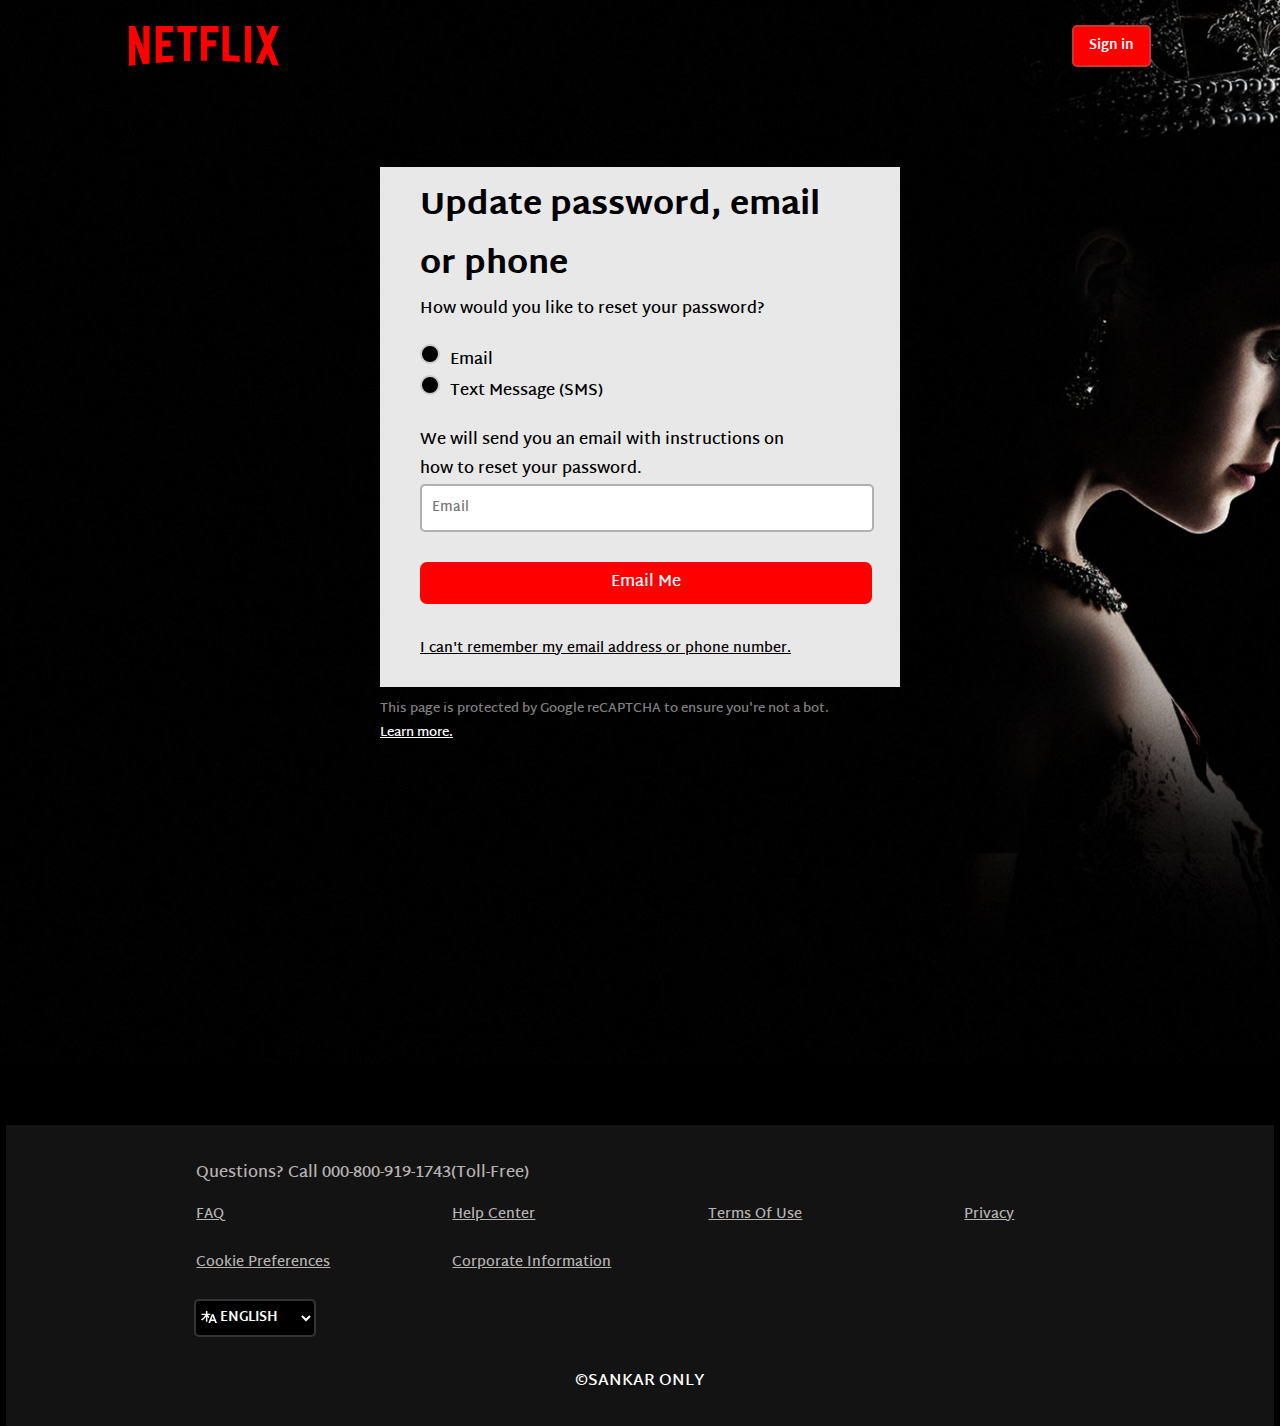
<file: fpass.html>
<!DOCTYPE html>
<html lang="en">

<head>
    <meta charset="UTF-8">
    <meta name="viewport" content="width=device-width, initial-scale=1.0">
    <title>Login Help</title>
    <link rel="stylesheet" href="fpass.css">
    <link rel="icon" href="favicon.ico" type="image/x-icon">
</head>

<body>
    <main>
        <nav>
            <img src="logo.svg" alt="logo">
            <button id="Sign" type="submit" class=" btn1 btn-sm"> Sign in</button>
        </nav>
        <div class="boxx">
            <div class="box">
                <div class="box1">

                    <p class="one">Update password, email or phone</p>
                    <p>How would you like to reset your password?</p>
                    <form action="submit" class="form">

                        <div class="r1"><input id="mail" type="radio" name="msg" value="email">
                            <label for="mail">Email</label>
                        </div>
                        <div class="r1"><input id="ph" type="radio" name="msg" value="sms">
                            <label for="ph">Text Message (SMS)</label>
                        </div>
                    </form>
                    <div class="email1">
                        <p>We will send you an email with instructions on how to reset your password.</p>
                        <input type="email" id="maill" class="btn" placeholder="Email">
                        <div class="error-message" id="email-error">Enter a valid email address</div>
                        <button id="signin" type="submit" class="btn-red">Email Me</button>
                    </div>
                    <div class="sms">
                        <p>We will text you a verification code to reset your password. Message and data rates may
                            apply.
                        </p>
                        <input type="number" id="phn" class="btn" placeholder="Mobile number">
                        <div class="error-message" id="sms-error">Enter a valid phone number</div>
                        <button id="sms-submit" type="submit" class="btn-red">Message Me</button>
                    </div>
                    <p><b><u>I can't remember my email address or phone number.</u></b></p>
                </div>
            </div>
            <div class="learn">
                <div>This page is protected by Google reCAPTCHA to ensure you're not a bot.</div>
                <p><b><u>Learn more.</u></b></p>
            </div>
        </div>
    </main>
    <footer>
        <div class="query">
            Questions? Call <u>000-800-919-1743(Toll-Free)</u>
        </div>
        <div class="footer">
            <div class="footer-itm">
                <a href="faq">FAQ</a>
                <a href="cookie">Cookie Preferences</a>
            </div>
            <div class="footer-itm">
                <a href="help">Help Center</a>
                <a href="privacy">Corporate Information</a>
            </div>
            <div class="footer-itm itm1">
                <a href="Investor">Terms Of Use</a>
            </div>
            <div class="footer-itm itm1">
                <a href="privacy">Privacy</a>
            </div>
        </div>
        <div class="footer-lang">
            <span class="symbol">
                <svg xmlns="http://www.w3.org/2000/svg" fill="white" color="white" role="img" viewBox="0 0 16 16"
                    width="16" height="16" data-icon="LanguagesSmall" aria-hidden="true">
                    <path fill-rule="evenodd" clip-rule="evenodd"
                        d="M10.7668 5.33333L10.5038 5.99715L9.33974 8.9355L8.76866 10.377L7.33333 14H9.10751L9.83505 12.0326H13.4217L14.162 14H16L12.5665 5.33333H10.8278H10.7668ZM10.6186 9.93479L10.3839 10.5632H11.1036H12.8856L11.6348 7.2136L10.6186 9.93479ZM9.52722 4.84224C9.55393 4.77481 9.58574 4.71045 9.62211 4.64954H6.41909V2H4.926V4.64954H0.540802V5.99715H4.31466C3.35062 7.79015 1.75173 9.51463 0 10.4283C0.329184 10.7138 0.811203 11.2391 1.04633 11.5931C2.55118 10.6795 3.90318 9.22912 4.926 7.57316V12.6667H6.41909V7.51606C6.81951 8.15256 7.26748 8.76169 7.7521 9.32292L8.31996 7.88955C7.80191 7.29052 7.34631 6.64699 6.9834 5.99715H9.06968L9.52722 4.84224Z"
                        fill="white"></path>

                </svg>
            </span>
            <select id="language-foot" class="btn12">
                <option value="ENGLISH">ENGLISH</option>
                <option value="HINDI">HINDI</option>
            </select>
        </div>
        <div class="sankar">
            &copy;SANKAR ONLY
        </div>
    </footer>

    <script>
        let sign = document.getElementById("Sign");
        sign.addEventListener("click", () => {
            window.open("signin.html", "_blank"); // Opens signin.html in a new tab
        });
        const emailRadio = document.getElementById('mail');
        const smsRadio = document.getElementById('ph');
        const emailContainer = document.querySelector('.email1');
        const smsContainer = document.querySelector('.sms');
        const emailInput = document.getElementById('maill');
        const phoneInput = document.getElementById('phn');
        const emailSubmit = document.getElementById('signin');
        const smsSubmit = document.getElementById('sms-submit');
        const emailError = document.getElementById('email-error');
        const smsError = document.getElementById('sms-error');

        // Function to show/hide containers based on radio selection
        function toggleContainers() {
            if (emailRadio.checked) {
                emailContainer.style.display = 'block';
                smsContainer.style.display = 'none';
            } else if (smsRadio.checked) {
                emailContainer.style.display = 'none';
                smsContainer.style.display = 'block';
            }
        }

        // Function to show error for a specific input
        function showError(input, errorDiv) {
            // Add red border to input
            input.classList.add('error');
            // Show error message
            errorDiv.style.display = 'block';

            // Remove error after 5 seconds
            setTimeout(function () {
                input.classList.remove('error');
                errorDiv.style.display = 'none';
            }, 5000);
        }

        // Add event listeners to radio buttons
        emailRadio.addEventListener('change', toggleContainers);
        smsRadio.addEventListener('change', toggleContainers);

        // Add event listener to email submit button
        emailSubmit.addEventListener('click', function (e) {
            e.preventDefault(); // Prevent form submission
            showError(emailInput, emailError);
        });

        // Add event listener to SMS submit button
        smsSubmit.addEventListener('click', function (e) {
            e.preventDefault(); // Prevent form submission
            showError(phoneInput, smsError);
        });

        // Initialize - make sure email container is shown on load
        toggleContainers();
    </script>


</body>

</html>
</file>
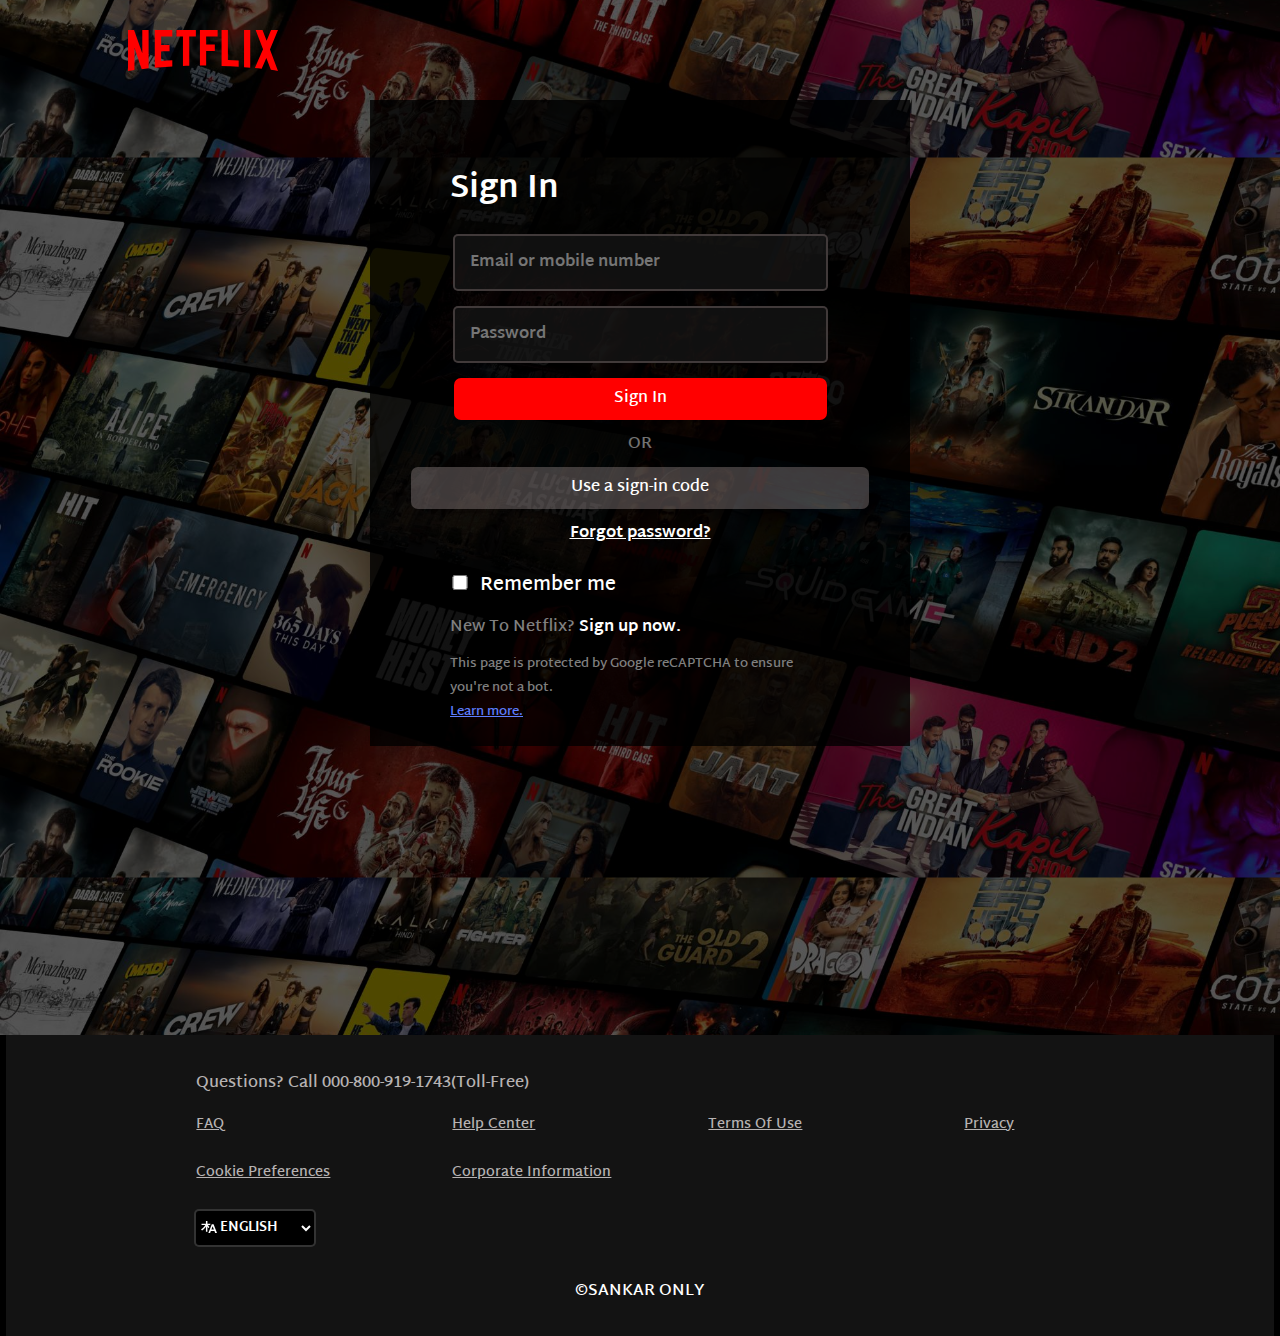
<file: signin.html>
<!DOCTYPE html>
<html lang="en">

<head>
    <meta charset="UTF-8">
    <meta name="viewport" content="width=device-width, initial-scale=1.0">
    <title>sign in</title>
    <link rel="stylesheet" href="signin.css">
    <link rel="icon" href="favicon.ico" type="image/x-icon">

</head>

<body>
    <main class="main">
        <nav class="navv">
            <span><img src="logo.svg" alt="logo"></span>
        </nav>
        <div class="one"></div>
        <div class="box">
            <p class="sign1">Sign In</p>
            <input type="email number" id="mail" class="btn" placeholder="Email or mobile number">
            <input type="password" id="pass" class="btn" placeholder="Password">
            <div id="errorMessage" class="error-message">
                <!-- Incorrect email or password. Please try again. -->
            </div>
            <button id="signin" type="submit" class="btn-red">Sign In</button>
            <p class="or">OR</p>
            <button id="code" type="submit" class="btn-grey">Use a sign-in code</button>
            <div id="errormessage" class="error-message">
                <!-- Incorrect email or password. Please try again. -->
            </div>
            <div class="for-pass"><a href="fpass.html" target="_blank">Forgot password? </a></div>
            <div class="me">

                <input id="me" type="checkbox">
                <label for="me">Remember me</label>
            </div>
            <div class="sign">
                <span>New To Netflix?</span>
                <a href="index.html">Sign up now.</a>
            </div>
            <div class="learn0">
                <p>This page is protected by Google reCAPTCHA to ensure you're not a bot.</p>
                <span class="learn">Learn more.</span>
            </div>
        </div>
    </main>
    <footer>
        <div class="query">
            Questions? Call <u>000-800-919-1743(Toll-Free)</u>
        </div>
        <div class="footer">
            <div class="footer-itm">
                <a href="faq">FAQ</a>
                <a href="cookie">Cookie Preferences</a>
            </div>
            <div class="footer-itm">
                <a href="help">Help Center</a>
                <a href="privacy">Corporate Information</a>
            </div>
            <div class="footer-itm itm1">
                <a href="Investor">Terms Of Use</a>
            </div>
            <div class="footer-itm itm1">
                <a href="privacy">Privacy</a>
            </div>
        </div>
        <div class="footer-lang">
            <span class="symbol">
                <svg xmlns="http://www.w3.org/2000/svg" fill="white" color="white" role="img" viewBox="0 0 16 16"
                    width="16" height="16" data-icon="LanguagesSmall" aria-hidden="true">
                    <path fill-rule="evenodd" clip-rule="evenodd"
                        d="M10.7668 5.33333L10.5038 5.99715L9.33974 8.9355L8.76866 10.377L7.33333 14H9.10751L9.83505 12.0326H13.4217L14.162 14H16L12.5665 5.33333H10.8278H10.7668ZM10.6186 9.93479L10.3839 10.5632H11.1036H12.8856L11.6348 7.2136L10.6186 9.93479ZM9.52722 4.84224C9.55393 4.77481 9.58574 4.71045 9.62211 4.64954H6.41909V2H4.926V4.64954H0.540802V5.99715H4.31466C3.35062 7.79015 1.75173 9.51463 0 10.4283C0.329184 10.7138 0.811203 11.2391 1.04633 11.5931C2.55118 10.6795 3.90318 9.22912 4.926 7.57316V12.6667H6.41909V7.51606C6.81951 8.15256 7.26748 8.76169 7.7521 9.32292L8.31996 7.88955C7.80191 7.29052 7.34631 6.64699 6.9834 5.99715H9.06968L9.52722 4.84224Z"
                        fill="white"></path>

                </svg>
            </span>
            <select id="language-foot" class="btn1">
                <option value="ENGLISH">ENGLISH</option>
                <option value="HINDI">HINDI</option>
            </select>
        </div>
        <div class="sankar">
            &copy;SANKAR ONLY
        </div>
    </footer>

    <script>
        const signInBtn = document.getElementById('signin');
        //        
        let errorTimeout;

        // Add click event listener
        signInBtn.addEventListener('click', function () {
            // Clear any existing timeout
            if (errorTimeout) {
                clearTimeout(errorTimeout);
            }

            // Get the error container
            const errorContainer = document.getElementById('errorMessage');
            const box1 = document.getElementById('mail');
            const box2 = document.getElementById('pass');
            if (errorContainer) {
                // Show the error message
                errorContainer.innerHTML = '<p style="color: red;">Incorrect email or password. Please try again.</p>';
                errorContainer.style.display = 'block';
                box1.style.border = '2px solid Red';
                box2.style.border = '2px solid Red';
                // Auto-hide the error after 6 seconds
                errorTimeout = setTimeout(() => {
                    errorContainer.style.display = 'none';
                    errorContainer.innerHTML = '';
                    box1.style.border = '2px solid grey';
                    box2.style.border = '2px solid grey';
                }, 6000);
            }
        });
        const codeBtn=document.getElementById('code')
        codeBtn.addEventListener('click', function () {
            // Clear any existing timeout
            if (errorTimeout) {
                clearTimeout(errorTimeout);
            }

            // Get the error container
            const errorContainerr = document.getElementById('errormessage');

            if (errorContainerr) {
                // Show the "feature not available" error message
                errorContainerr.innerHTML = '<p style="color: red;">Feature not available yet.</p>';
                errorContainerr.style.display = 'block';

                // Auto-hide the error after 5 seconds
                errorTimeout = setTimeout(() => {
                    errorContainerr.style.display = 'none';
                    errorContainerr.innerHTML = '';
                }, 5000);
            }
        });
    </script>

</body>

</html>
</file>
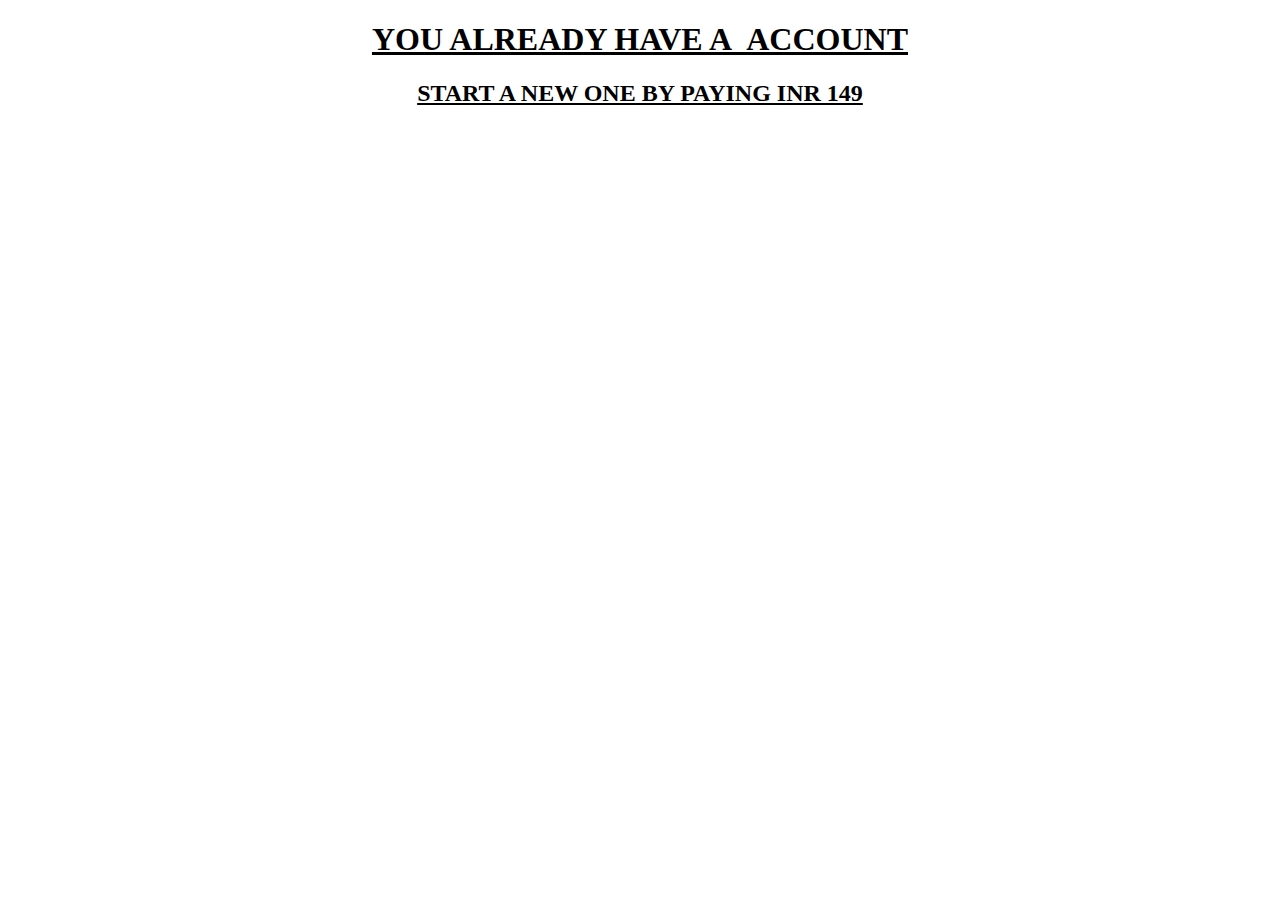
<file: started.html>
<!DOCTYPE html>
<html lang="en">
<head>
    <meta charset="UTF-8">
    <meta name="viewport" content="width=device-width, initial-scale=1.0">
    <title>LOG IN</title>
    <link rel="icon" href="favicon.ico" type="image/x-icon">
    <style>
        body{
            text-align: center;
            text-decoration: underline;
        }
    </style>
</head>
<body>
    <h1>YOU ALREADY HAVE A &nbsp;ACCOUNT </h1>
    <H2>START A NEW ONE BY PAYING INR 149</H2>
</body>
</html>
</file>
<file: style.css>
@import url('https://fonts.googleapis.com/css2?family=Martel+Sans:wght@200;300;400;600;700;800;900&display=swap');
@import url('https://fonts.googleapis.com/css2?family=Martel+Sans:wght@200;300;400;600;700;800;900&family=Poppins:ital,wght@0,100;0,200;0,300;0,400;0,500;0,600;0,700;0,800;0,900;1,100;1,200;1,300;1,400;1,500;1,600;1,700;1,800;1,900&display=swap');

* {
    margin: 0;
    padding: 0;
    font-family: "Martel Sans", "Martel Sans", sans-serif, Helvetica, sans-serif, 'Segoe UI';
    font-weight: 600;
    font-style: normal;
}

body {
    background-color: black;
    text-align: center;
}

.main {
    background-image: url(assets/images/IN-en-20250707-TRIFECTA-perspective_4faa9280-a2c5-4e07-aafc-a45ce43fea09_large.jpg);
    height: 100vh;
    /* width:80vw; */
    background-position: center center;
    background-size: max(1200px, 100vw);
    background-repeat: no-repeat;
    /* background-color: black; */
    /* object-fit: fill; */
    position: relative;
}

@media screen and (max-width:900px) {
    .main {
        /* height: 100%; */
        background-size: min(1900px, 442vw);
    }
}

.main .one {
    height: 100vh;
    width: 100%;
    opacity: 0.75;
    background-color: black;
    position: absolute;
    top: 0;
}

nav {
    display: flex;
    justify-content: space-between;
    align-items: center;
    max-width: 80vw;
    margin: auto;
    height: 62px;
    padding-top: 15px;
    gap: 30px;
    box-shadow:inset 0px 38px 30px 0px black;
}

@media screen and (max-width:900px) {
    nav {
        max-width: 95vw;
    }
}

@media screen and (max-width:400px) {
    nav {
        max-width: 97vw;
    }
}


nav img {
    color: red;
    width: 140px;
    position: relative;
    z-index: 10;
    /* height: 200px; */
    /* height: 62px; */
}

nav button {
    position: relative;
    z-index: 10;
}

nav #language {
    position: relative;
    z-index: 10;
}

.two {
    display: flex;
    justify-content: center;
    align-items: center;
    color: white;
    flex-direction: column;
    height: calc(90% - 62px);
    position: relative;
    /* z-index: 10; */
    font-family: "Martel Sans", sans-serif, Helvetica, sans-serif, 'Segoe UI';
    /* font-weight: 600; */
    /* font-style: normal; */
    gap: 23px;
    padding: 0 30px;
}

/* .two  >h1{
    font-size: 0;
} */
.two>:first-child {
    font-size: 56px;
    font-weight: 900;
    color: white;
    line-height: 70px;
    max-width: 700px;
    text-align: center;
}

.two>:nth-child(2) {
    font-size: 20px;
    font-weight: 500;
    text-align: center;

}

.two>:nth-child(3) {
    font-size: 16px;
    font-weight: 400;
    line-height: 24px;
    text-align: center;
}

.seperation {
    height: 50px;
    background: linear-gradient(to right,
            rgba(33, 13, 22, 1) 16%,
            rgba(184, 40, 105, 1),
            rgba(229, 9, 20, 1),
            rgba(184, 40, 105, 1),
            rgba(33, 13, 22, 1) 84%);
    /* position: relative; */
    z-index: 9;
    border: 2px solid black;
    border: solid .25rem transparent;
    border-top-left-radius: 50% 100%;
    border-top-right-radius: 50% 100%;
    position: absolute;
    /* top:0; */
    bottom: 0;
    left: 0;
    right: 0;
    box-sizing: border-box;
    margin: auto;
    margin-top: -4px;
}

.boxx {
    height: 50px;
    border: solid .25rem transparent;
    border-top-left-radius: 50% 100%;
    border-top-right-radius: 50% 100%;
    background: radial-gradient(50% 500% at 50% -420%,
            rgba(64, 97, 231, 0.4) 80%,
            rgba(0, 0, 0, 0.1) 100%), black;
    margin-top: 1px;
    box-sizing: border-box;
}

.btn1 {
    padding: 4px 15px;
    color: white;
    font-weight: bold;
    border-radius: 5px;
    cursor: pointer;
    border: 2px solid rgba(128, 128, 128, 0.396);
}

@media screen and (max-width:400px) {
    .btn1 {
        padding: 4px 10px;
    }
}

.btn {
    padding: 10px 15px;
    /* font-weight: bold; */
    border-radius: 5px;
}

.btn-red {
    background-color: red;
    color: white;
    line-height: 24px;
    font-weight: 700;
    font-size: 24px;
    padding: 15px 40px 10px 15px;
    font-family: "poppins";
    cursor: pointer;


}

.btn-sm {
    background-color: red;
}

.main input {
    padding: 10px 200px 10px 15px;
    background-color: rgba(23, 23, 23, 0.696);
    font-size: 16px;
    border: 2px solid rgba(73, 65, 65, 0.868);
    font-weight: 700;
    color: white;
}

.three {
    display: flex;
    justify-content: center;
    align-items: center;
    gap: 7px;
}

@media screen and (max-width:900px) {
    .three {
        display: flex;
        flex-direction: column;
    }

    .main input {
        padding: 10px 100px 10px 15px;
    }

    .btn-red {
        padding: 10px 10px 10px 15px;
    }

}

#language {
    background-color: rgba(23, 23, 23, 0.696);
    margin-right: 10px;
}

.four {
    position: relative;
    color: white;
    z-index: 11;
    display: grid;
    grid-template-columns: 1fr 1fr 1fr 1fr;
    gap: 20px;
}

@media screen and (max-width: 1024px) {
    .four {
        grid-template-columns: 1fr;
    }
}

.five {
    /* position: relative; */
    color: white;
    display: inline-block;
    text-align: left;
}

.box1 {
    height: 250px;
    width: 280px;
    position: relative;
    /* background-color: grey; */
    text-align: left;
    border-radius: 10px;
    padding: 15px 12px;
    background: linear-gradient(149deg,
            #192247 0%,
            #210e17 96.86%);
    /* background: radial-gradient( ellipse at top,rgb(90, 16, 90),rgb(102, 40, 102),rgba(37, 37, 107, 0.816),rgba(0, 0, 0, 0.258)); */
}

.box1 :first-child {
    font-weight: 500;
    font-size: 24px;
}

.box1 :nth-child(2) {
    font-weight: 400;
    font-size: 16px;
    color: whitesmoke;
}

.tv {
    position: absolute;
    /* top:0; */
    /* left:0px; */
    right: 10px;
    bottom: 0px;
}

.clock {
    position: absolute;
    /* top:0; */
    /* left:0px; */
    right: 10px;
    bottom: 0px;
}

.torch {
    position: absolute;
    /* top:0; */
    /* left:0px; */
    right: 10px;
    bottom: 0px;
}

.imogi {
    position: absolute;
    /* top:0; */
    /* left:0px; */
    right: 10px;
    bottom: 0px;
}

.reason {
    font-size: 24px;
    font-weight: 700;
    padding-bottom: 10px;
}

.box2:hover {
    background-color: rgb(76, 74, 74);

}

.box2 {
    transition: all 0.5s ease-out;
    display: flex;
    flex-wrap: wrap;
    background-color: #2d2d2d;
    justify-content: space-between;
    padding: 18px;
    margin: 10px;
    max-width: 80vw;
    /* gap: 45px; */
    width: 80vw;
    position: relative;
    cursor: pointer;
    font-size: 24px;
    font-weight: 500;
}

@media screen and (max-width:900px) {
    .box2 {
        flex-wrap: wrap;
        /* padding-right: 45px; */
        font-size: 20px;
    }


}

.faq .questions {
    background-color: black;
    color: white;
    text-align: left;
    font-size: 24px;
    font-weight: 700;

    /* width: 83vw;
    position: relative;
    display: inline-block; */
    margin-left: 8px;
}

.faq {
    background-color: black;
    color: white;
    /* padding: 40px; */
    padding-bottom: 40px;
    padding-top: 40px;
    display: inline-block;
    /* flex-direction: column; */
    text-align: left;
    margin-top: 30px;
}

.box2 .plus {
    position: absolute;
    right: 10px;
    top: 25px;
    bottom: 10px;
    font-weight: 800;
    filter: invert(1);
}

.six {
    margin-top: 20px;
}

.six input {
    padding: 10px 330px 10px 15px;
    background-color: rgba(23, 23, 23, 0.696);
    font-size: 16px;
    border: 2px solid rgba(73, 65, 65, 0.868);
    font-weight: 700;
    color: white;
}

@media screen and (max-width:900px) {
    .six input {
        padding: 10px 130px 10px 15px;
    }
}


.six>p {
    color: white;
    font-size: 16px;
    font-weight: 500;
    line-height: 24px;
    padding-bottom: 10px;
}

footer {
    color: rgb(182, 178, 178);
    max-width: 85vw;
    margin: auto;
    text-align: left;
    width: 85vw;
    margin-top: 30px;
}

.footer {
    display: grid;
    grid-template-columns: 1fr 1fr 1fr 1fr;
    color: rgb(182, 178, 178);
    padding: 14px;
    text-align: left;

}

@media screen and (max-width:900px) {
    .footer {
        display: grid;
        grid-template-columns: 1fr;
        gap: 20px;

    }
}

.footer-itm {
    display: flex;
    flex-direction: column;
    gap: 23px;
}

footer .query {
    /* margin: 2px 30vw; */
    text-align: left;
    padding: 34px 0px;
    padding-left: 10px;
    font-size: 16px;
}

.footer a {
    /* text-decoration: none; */
    color: rgb(182, 178, 178);
    font-size: 14px;
}

footer .query u {
    cursor: pointer;
}

.footer-lang {
    margin-top: 40px;
    margin-bottom: 40px;
}

.sankar {
    text-align: center;
}

.symbol {
    display: flex;
    flex-direction: row;
    position: absolute;
    z-index: 11;
    top: 10px;
    left: 15px;

}

@media screen and (max-width:400px) {
    .symbol {
        display: flex;
        flex-direction: row;
        position: absolute;
        z-index: 11;
        top: 10px;
        left: 15px;
    }
}

.btn3 {
    padding-left: 30px;
    position: relative;
}

.symbol1 {
    position: relative;
}
</file>
<file: fpass.css>
@import url('https://fonts.googleapis.com/css2?family=Martel+Sans:wght@200;300;400;600;700;800;900&display=swap');
@import url('https://fonts.googleapis.com/css2?family=Martel+Sans:wght@200;300;400;600;700;800;900&family=Poppins:ital,wght@0,100;0,200;0,300;0,400;0,500;0,600;0,700;0,800;0,900;1,100;1,200;1,300;1,400;1,500;1,600;1,700;1,800;1,900&display=swap');

* {
    padding: 0px;
    margin: 0px;
    font-family: "Martel Sans", "Martel Sans", sans-serif, Helvetica, sans-serif, 'Segoe UI';
    font-weight: 600;
    font-style: normal
}

body {
    background-color: black;
    text-align: center;
}

main {
    background-image: url(assets/images/bg.jpg);
    width: 100%;
    height: 125vh;
    /* background-position:  right ; */
    background-size: max(1597px, 100vw);
    background-repeat: no-repeat;


}

nav {
    display: flex;
    align-items: center;
    justify-content: center;
    gap: 62%;
    padding-top: 25px;
}

nav img {
    width: 150px
}

.btn-sm {
    background-color: red;
}

.btn1 {
    padding: 7px 15px;
    color: white;
    font-weight: bold;
    border-radius: 5px;
    cursor: pointer;
    border: 2px solid rgba(128, 128, 128, 0.396);
}

@media screen and (max-width:1025px) {
    main{
        height: 76vh;
    }
}
@media screen and (max-width:921px) {
    main{
        height:78vh;
    }
}
@media screen and (max-width:821px) {
    main{
        height:70vh;
    }
}
@media screen and (max-width:769px) {
    main{
        height: 90vh;
    }
    nav img{
        width:100px;
    }
}
@media screen and (max-width:541px) {
    nav{
        gap:50%;
    }
    nav img{
        width:100px
    }
    .btn1{
        padding: 5px 16px;
    }
    main{
        height:110vh;
    }
}
@media screen and (max-width:432px) {
    main{
        height: 90vh;
    }
}
@media screen and (max-width:392px) {
    main{
        height: 115vh;
    }
    nav{
        gap:40%;
    }
}
@media screen and (max-width:379px) {
    main{
        height: 145vh;
    }
}

.boxx {
    display: inline-block;
    height: 600px;
    /* width:100%; */
    margin-top: 100px;
}

.box {
    background-color: rgb(232, 232, 232);
    width: 500px;
    height: 500px;
    display: inline-block;
    flex-direction: column;
    color: black;
    max-width: 550px;
    min-height: 450px;
    position: relative;
    padding: 10px;
}

.box1 {
    width: 400px;
    margin-left: 30px;
    text-align: left;
}

.one {
    font-size: 32px;
    font-weight: 800;
}
@media screen and (max-width:545px) {
    .box{
        width:480px;
    }
}
@media screen and (max-width:432px) {
    .box{
        width:382px;
    }
    .box1{
        width:362px;
    }
}
@media screen and (max-width:392px) {
    .box{
        width:315px;
        height:650px;
    }
    .box1{
        width:295px;
    }
    .boxx{
        height:700px
    }
}

.form {
    padding-top: 8px;
    /* display: flex; */
    align-items: center;
    /* flex-direction: row; */
    text-align: left;
    /* justify-content: left; */
    padding: 20px 0px;

}

.form input[type="radio"] {
    width: 20px;
    height: 20px;
    appearance: none;
    border: 2px solid #ccc;
    border-radius: 50%;
    background-color: black;
    cursor: pointer;
    position: relative;
}

.form input[type="radio"]:checked {
    background-color: black;
    /* Your desired color */
    border-color: rgb(205, 201, 201);
}

.form input[type="radio"]:checked::before {
    content: '';
    position: absolute;
    top: 50%;
    left: 50%;
    transform: translate(-50%, -50%);
    width: 10px;
    height: 10px;
    background-color: white;
    border-radius: 50%;
}

.email1,
.sms {
    display: none;
    /* margin: 20px 0;
    padding: 20px;
    border: 2px solid #ccc;
    border-radius: 5px; */
}

.email1 {
    display: block;
}

.r1 {
    text-align: left;
}

.r1 label {
    padding-left: 6px;
    padding-bottom: 4px;
}

.btn {
    width: 430px;
    padding: 10px;
    border-radius: 5px;
    border: 2px solid rgb(177, 176, 176);
    margin-bottom: 30px;
}

.btn.error {
    border-color: red;
}

.btn-red:hover {
    background-color: #c82333;
}

.error-message {
    color: red;
    font-size: 14px;
    margin: 5px 0;
    display: none;
}

.btn-red {
    background-color: red;
    color: white;
    padding: 13px 160px;
    position: relative;
    z-index: 2;
    cursor: pointer;
    font-size: 16px;
    font-weight: 600;
    line-height: 16px;
    border-radius: 7px;
    margin-bottom: 30px;
    border: none;
    display: flex;
    align-items: center;
    justify-content: space-around;
    width: 452px;
}

.box1 p b u {
    padding-top: 25px;
    font-size: 14px;
    color: rgb(5, 0, 0);
    cursor: pointer;
}
@media screen and (max-width:545px) {
    .btn-red{
        padding: 13px 115px;
         width: 395px;
    }
    .btn{
        width: 375px;
    }
}
@media screen and (max-width:432px) {
    .btn-red{
         padding: 13px 115px;
         width: 320px;
    }
    .btn{
        width: 300px;
    }
}
@media screen and (max-width:392px) {
    .btn-red{
        padding: 13px 90px;
         width: 265px;
    }
    .btn{
        width:245px;
    }
}



.learn p u{
    color: white;
    cursor: pointer;
}


.learn {
    margin-top: 10px;
    color: white;
    width: 500px;
    text-align: left;
    font-size: 13px;
    color: grey;
}
@media screen and (max-width:432px) {
    .learn{
        width:370px;
}
}
@media screen and (max-width:392px) {
    .learn{
        width:340px;
    }
}
@media screen and (max-width:378px) {
    .learn{
        width:340px;
    }
}

footer {
    color: rgb(182, 178, 178);
    /* max-width: 85vw; */
    margin: auto;
    text-align: left;
    width: 99vw;
    /* margin-top: 30px; */
    background-color: rgb(19, 19, 19);
    position: relative;

}

.footer {
    display: grid;
    grid-template-columns: 1fr 1fr 1fr 1fr;
    color: rgb(182, 178, 178);
    padding: 14px;
    text-align: left;
    width: 80vw;
    position: relative;
    padding-left: 190px;
}



.footer-itm {
    display: flex;
    flex-direction: column;
    gap: 23px;
}

footer .query {
    /* margin: 2px 30vw; */
    text-align: left;
    padding: 34px 0px 0px 0px;
    font-size: 16px;
    padding-left: 190px;
}

.footer a {
    color: rgb(182, 178, 178);
    font-size: 14px;
}

footer .query u {
    cursor: pointer;
    text-decoration: none;
}

@media screen and (max-width:825px) {
    .footer {
        grid-template-columns: 1fr 1fr;
        padding: 14px;
        padding-left: 35px;
    }

    footer .query {
        padding-left: 35px;
    }

    .footer-itm {
        gap: 20px;
    }

}


.btn12 {
    padding: 4px 20px;
    color: white;
    font-weight: bold;
    border-radius: 5px;
    cursor: pointer;
    border: 2px solid rgba(128, 128, 128, 0.396);
    background-color: rgb(0, 0, 0);
    margin-left: 8px;
    position: relative;
}

.sankar {
    text-align: center;
    color: white;
    padding: 30px;
}

.footer-lang {
    position: relative;
    padding-left: 180px;
    margin-top: 10px;
}

.symbol {
    display: flex;
    flex-direction: row;
    position: absolute;
    z-index: 11;
    /* top: 10px; */
    left: 195px;
    bottom: 12px;
}

@media screen and (max-width:825px) {
    .footer-lang {
        padding-left: 25px;
    }

    .itm1 {
        margin-top: 20px;
    }

    .symbol {
        left: 40px
    }
}
</file>
<file: signin.css>
@import url('https://fonts.googleapis.com/css2?family=Martel+Sans:wght@200;300;400;600;700;800;900&display=swap');
@import url('https://fonts.googleapis.com/css2?family=Martel+Sans:wght@200;300;400;600;700;800;900&family=Poppins:ital,wght@0,100;0,200;0,300;0,400;0,500;0,600;0,700;0,800;0,900;1,100;1,200;1,300;1,400;1,500;1,600;1,700;1,800;1,900&display=swap');


* {
    margin: 0;
    padding: 0;
    font-family: "Martel Sans", "Martel Sans", sans-serif, Helvetica, sans-serif, 'Segoe UI';
    font-weight: 600;
    font-style: normal;
}

body {
    background-color: black;
    text-align: center;
}

.main {
    background-image: url(assets/images/IN-en-20250707-TRIFECTA-perspective_4faa9280-a2c5-4e07-aafc-a45ce43fea09_large.jpg);
    height: 115vh;
    background-position: center center;
    background-size: max(1200px, 100vw);
    position: relative;
    /* opacity: 0.55; */
    /* z-index: -1; */
}



.main .one {
    position: absolute;
    top: 0px;
    height: 115vh;
    width: 100%;
    opacity: 0.55;
    background-color: black;
    z-index: 1;
}

nav span img {
    width: 150px;
    margin-top: 30px;
    text-align: left;
    position: relative;
    z-index: 2;
    opacity: 1;

}

.navv {
    max-width: 90%;
    width: 80%;
    height: 100px;
    display: inline-block;
    /* justify-content: flex-start; */
    align-items: center;
    position: relative;
    z-index: 2;
    text-align: left;
    opacity: 1;
}

@media screen and (max-width:825px) {
    .main {
        height: 70vh;
        background-size: max(1580px, 100vw);
    }

    .main .one {
        height: 70vh;
    }
}

@media screen and (max-width:770px) {
    .main {
        height: 80vh;

    }

    .main .one {
        height: 80vh;
    }
}
@media screen and (max-width:600px) {
    .main{
        background-image: none;
    }
}

@media screen and (max-width:415px) {
    .main {
        height: 90vh;
    }
    nav span img{
        width:120px;
    }
}
@media screen and (max-width:360px) {
    .main{
        height:100vh;
    }
}
@media screen and (max-width:377px) {
    .main{
        height:110vh;
    }
}



.box {
    width: 90%;
    max-width: 500px;
    min-height: 600px;
    background-color: rgba(0, 0, 0, 0.785);
    display: inline-block;
    color: white;
    position: relative;
    padding: 20px;
    margin: 0 auto;
}

.sign1 {
    font-size: 32px;
    font-weight: 700;
    text-align: left;
    position: relative;
    z-index: 2;
    margin-top: 40px;
    margin-left: 60px;
    margin-bottom: 15px;
}



.btn {
    width: 375px;
    /* max-width: 328px; */
    border-radius: 5px;
    padding: 12px 15px;
    margin-bottom: 15px;
    background-color: rgba(23, 23, 23, 0.696);
    font-size: 16px;
    border: 2px solid rgba(73, 65, 65, 0.868);
    font-weight: 700;
    color: white;
    position: relative;
    z-index: 2;
    box-sizing: border-box;
}

.btn-red {
    background-color: red;
    color: white;
    padding: 13px 160px;
    position: relative;
    z-index: 2;
    cursor: pointer;
    font-size: 16px;
    font-weight: 600;
    line-height: 16px;
    border-radius: 7px;
    margin-bottom: 10px;
    border: none;
}

.or {
    font-size: 16px;
    font-weight: 600;
    padding-bottom: 8px;
}

.btn-grey {
    position: relative;
    z-index: 2;
    padding: 13px 160px;
    color: white;
    background-color: rgba(180, 165, 165, 0.344);
    border-radius: 7px;
    border: none;
    font-size: 16px;
    font-weight: 600;
    line-height: 16px;
    margin-bottom: 10px;
    cursor: pointer;
}

.for-pass {
    position: relative;
    z-index: 2;
    color: white;
    margin-bottom: 20px;

}

.for-pass a {
    color: white;
    font-size: 16px;
    font-weight: 700;
}

@media screen and (max-width:415px) {
    .sign1 {
        margin-top: 10px;
        margin-left: 5px;
    }

    .btn-red {
        padding: 11px 162px;
        font-size: 14px;
    }
    .btn-grey{
        padding: 11px 115px;
    }
}
@media screen and (max-width:360px) {
    .box{
        width:90%;
    }
    .btn{
        width:330px;
    }
    .btn-red{
        padding:11px 130px ;
        font-size: 16px;
        width:328px;
    }
    .btn-grey{
        padding:14px 92px ;
        width:328px;
    }
    
    
}
@media screen and (max-width:431px) {
    .btn-grey{
        padding:11px 110px ;
        width:375px;
    }
    .sign1 {
        margin-top: 10px;
        margin-left: 5px;
    }
}
@media screen and (max-width:393px) {
    .btn{
        width:350px
    }
    .btn-red{
         padding:11px 130px ;
        font-size: 16px;
        width:348px;
    }
    .btn-grey{
         padding:11px 80px ;
        width:345px;
    }
}
@media screen and (max-width:550px) {
    .btn-grey{
        padding:11px 80px ;
        width:380px;
    }
}



.me {
    position: relative;
    z-index: 2;
    text-align: left;
    margin-left: 60px;
    font-size: 19px;
    font-weight: 300;
    display: flex;
    justify-content: flex-start;
    align-items: baseline;
    gap: 10px;
    margin-bottom: 10px;
}

.me input[type="checkbox"] {
    /* padding: 3px; */
    height: 15px;
    width: 20px;
    color: black;
}

.sign {
    position: relative;
    z-index: 2;
    margin-left: 60px;
    text-align: left;
    color: grey;
    margin-bottom: 10px;
    font-size: 16px;
    font-weight: 500;
}

.sign a {
    color: white;
    text-decoration: none;
    font-size: 16px;
    font-weight: 700;

}

.learn0 {
    width: 380px;
    display: inline-block;
    text-align: left;
    position: relative;
    z-index: 2;
    font-size: 13px;
    color: grey;
}

.learn {
    cursor: pointer;
    color: rgb(94, 126, 255);
    text-decoration: underline;
}
@media screen and (max-width:415px) {
    .me{
        margin-left:0px;
    }
    .sign{
        margin-left:0px;
    }
}
@media screen and (max-width:360px) {
    .learn0{
        width:345px;
    }
}
@media screen and (max-width:431px) {
    .me{
         margin-left:3px;
    }
     .sign{
        margin-left:0px;
    }
}
@media screen and (max-width:377px) {
    .learn0{
        width:350px;
    }
}


footer {
    color: rgb(182, 178, 178);
    /* max-width: 85vw; */
    margin: auto;
    text-align: left;
    width: 99vw;
    /* margin-top: 30px; */
    background-color: rgb(19, 19, 19);
    position: relative;

}

.footer {
    display: grid;
    grid-template-columns: 1fr 1fr 1fr 1fr;
    color: rgb(182, 178, 178);
    padding: 14px;
    text-align: left;
    width: 80vw;
    position: relative;
    padding-left: 190px;
}



.footer-itm {
    display: flex;
    flex-direction: column;
    gap: 23px;
}

footer .query {
    /* margin: 2px 30vw; */
    text-align: left;
    padding: 34px 0px 0px 0px;
    font-size: 16px;
    padding-left: 190px;
}

.footer a {
    color: rgb(182, 178, 178);
    font-size: 14px;
}

footer .query u {
    cursor: pointer;
    text-decoration: none;
}

@media screen and (max-width:825px) {
    .footer {
        grid-template-columns: 1fr 1fr;
        padding: 14px;
        padding-left: 35px;
    }

    footer .query {
        padding-left: 35px;
    }

    .footer-itm {
        gap: 20px;
    }

}


.btn1 {
    padding: 4px 20px;
    color: white;
    font-weight: bold;
    border-radius: 5px;
    cursor: pointer;
    border: 2px solid rgba(128, 128, 128, 0.396);
    background-color: black;
    margin-left: 8px;
    position: relative;
}

.sankar {
    text-align: center;
    color: white;
    padding: 30px;
}

.footer-lang {
    position: relative;
    padding-left: 180px;
    margin-top: 10px;
}

.symbol {
    display: flex;
    flex-direction: row;
    position: absolute;
    z-index: 11;
    /* top: 10px; */
    left: 195px;
    bottom: 12px;
}

@media screen and (max-width:825px) {
    .footer-lang {
        padding-left: 25px;
    }

    .itm1 {
        margin-top: 20px;
    }

    .symbol {
        left: 40px
    }
}
</file>
